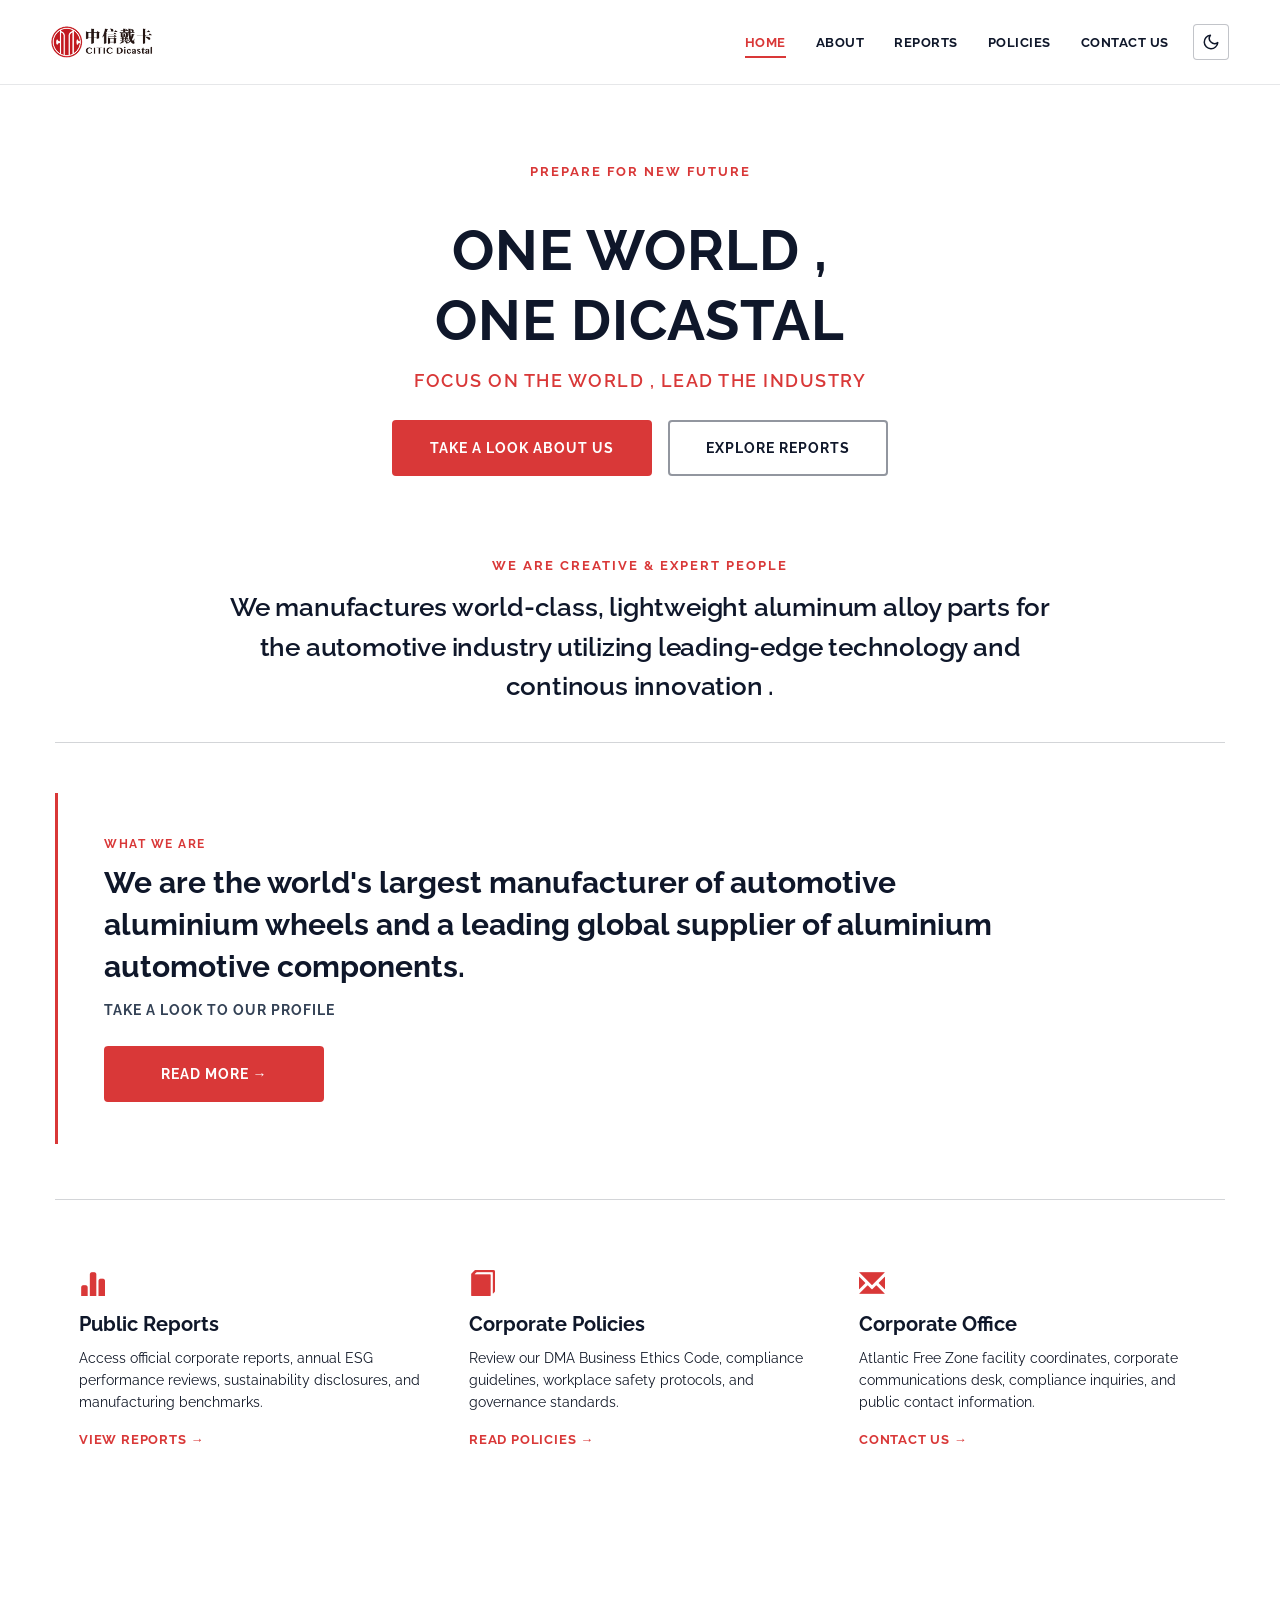
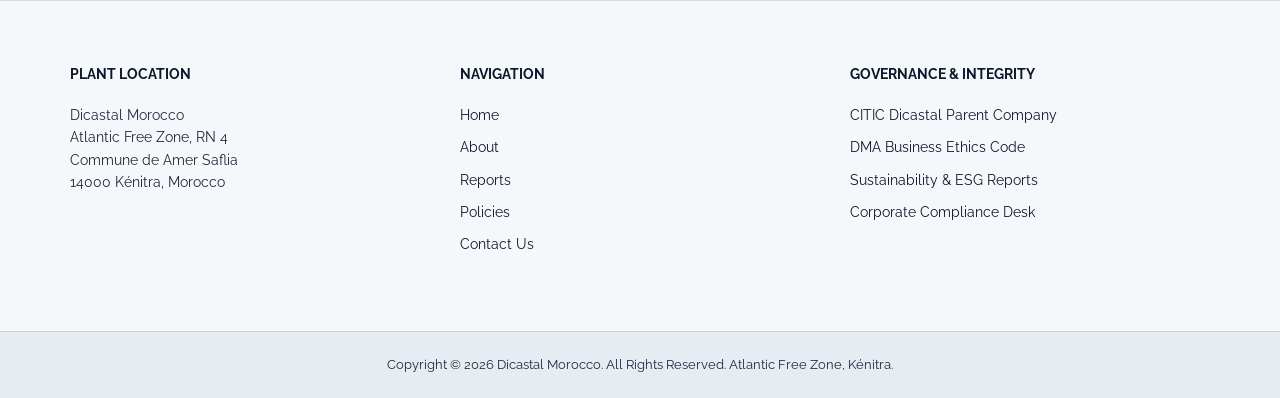
<file: index.html>
<!doctype html> <html class="no-js" lang="en"> <head> <meta charset="utf-8"> <meta http-equiv="X-UA-Compatible" content="IE=edge"> <meta name="viewport" content="width=device-width,initial-scale=1"> <meta name="color-scheme" content="light dark"> <meta name="description" content="Dicastal Morocco - Public Corporate Portal. Access official corporate reports, sustainability metrics, governance documents, and policies."> <title>Dicastal Morocco | Public Corporate Portal</title> <script>!function(){var e=localStorage.getItem("portal-theme")||(window.matchMedia&&window.matchMedia("(prefers-color-scheme: dark)").matches?"dark":"light");document.documentElement.setAttribute("data-theme",e)}()</script> <link rel="preconnect" href="https://fonts.googleapis.com"> <link rel="preconnect" href="https://fonts.gstatic.com" crossorigin> <link rel="stylesheet" href="https://fonts.googleapis.com/css2?family=Raleway:wght@300;400;500;600;700;800&display=swap"> <link rel="stylesheet" href="./css/bootstrap.min.css"> <link rel="stylesheet" href="./css/main.css?v=2.7"> <link rel="stylesheet" href="./css/responsive.css?v=2.3"> <link rel="shortcut icon" type="image/png" href="./favicon.ico"> </head> <body> <video autoplay muted loop id="myVideo" playsinline> <source src="./videos/background.mp4" type="video/mp4"> </video> <header id="header"> <div class="header-content clearfix"> <a class="logo" href="./index.html" title="Dicastal Morocco"> <img src="./images/logo.png" class="logo-img logo-dark" width="96" height="34" decoding="async" alt="Dicastal Morocco Logo"> <img src="./images/logo_b.png" class="logo-img logo-light" width="96" height="34" decoding="async" alt="Dicastal Morocco Logo"> </a> <div class="header-right"> <nav class="navigation" role="navigation"> <ul class="primary-nav"> <li><a href="./index.html" class="active">Home</a></li> <li><a href="./about.html">About</a></li> <li><a href="./reports.html">Reports</a></li> <li><a href="./policies.html">Policies</a></li> <li><a href="./contact-us.html">Contact Us</a></li> </ul> </nav> <button id="theme-toggle" class="theme-toggle-btn" type="button" aria-label="Toggle light/dark theme" title="Toggle theme"> <svg class="theme-icon-sun" width="18" height="18" viewBox="0 0 24 24" fill="none" stroke="currentColor" stroke-width="2" stroke-linecap="round" stroke-linejoin="round" aria-hidden="true"> <circle cx="12" cy="12" r="5"></circle> <line x1="12" y1="1" x2="12" y2="3"></line> <line x1="12" y1="21" x2="12" y2="23"></line> <line x1="4.22" y1="4.22" x2="5.64" y2="5.64"></line> <line x1="18.36" y1="18.36" x2="19.78" y2="19.78"></line> <line x1="1" y1="12" x2="3" y2="12"></line> <line x1="21" y1="12" x2="23" y2="12"></line> <line x1="4.22" y1="19.78" x2="5.64" y2="18.36"></line> <line x1="18.36" y1="5.64" x2="19.78" y2="4.22"></line> </svg> <svg class="theme-icon-moon" width="18" height="18" viewBox="0 0 24 24" fill="none" stroke="currentColor" stroke-width="2" stroke-linecap="round" stroke-linejoin="round" aria-hidden="true"> <path d="M21 12.79A9 9 0 1 1 11.21 3 7 7 0 0 0 21 12.79z"></path> </svg> </button> <a href="#" class="nav-toggle" aria-label="Toggle Navigation">Menu<span></span></a> </div> </div> </header> <main class="main-content"> <section id="home" class="banner" role="banner"> <div class="container"> <div class="row"> <div class="col-md-10 col-md-offset-1"> <div class="banner-content"> <span class="hero-kicker">Prepare for new future</span> <h1>One world , <br>One Dicastal</h1> <div class="hero-motto"> Focus on the world , lead the industry </div> <div class="banner-actions"> <a href="./about.html" class="btn btn-hero">Take a look about us</a> <a href="./reports.html" class="btn btn-hero btn-hero-outline">Explore Reports</a> </div> </div> </div> </div> <div class="row home-intro-section" style="margin-top:50px"> <div class="col-md-10 col-md-offset-1 text-center"> <span class="section-kicker">We are creative &amp; expert people</span> <h2 class="home-intro-heading"> We manufactures world-class, lightweight aluminum alloy parts for the automotive industry utilizing leading-edge technology and continous innovation . </h2> </div> </div> <div class="row home-profile-section"> <div class="col-md-12 col-sm-12 profile-editorial-left"> <span class="section-kicker">What we are</span> <h2 class="profile-hero-title"> We are the world's largest manufacturer of automotive aluminium wheels and a leading global supplier of aluminium automotive components. </h2> <div class="profile-lead-sub">take a look to our profile</div> <a href="./about.html" class="btn btn-hero">Read more &rarr;</a> </div> </div> <div class="row home-nav-portal-section"> <div class="col-md-4 col-sm-6 portal-editorial-col"> <span class="portal-link-icon glyphicon glyphicon-stats" aria-hidden="true"></span> <h4>Public Reports</h4> <p> Access official corporate reports, annual ESG performance reviews, sustainability disclosures, and manufacturing benchmarks. </p> <a href="./reports.html" class="portal-text-link">View Reports &rarr;</a> </div> <div class="col-md-4 col-sm-6 portal-editorial-col"> <span class="portal-link-icon glyphicon glyphicon-book" aria-hidden="true"></span> <h4>Corporate Policies</h4> <p> Review our DMA Business Ethics Code, compliance guidelines, workplace safety protocols, and governance standards. </p> <a href="./policies.html" class="portal-text-link">Read Policies &rarr;</a> </div> <div class="clearfix visible-sm-block"></div> <div class="col-md-4 col-sm-12 portal-editorial-col"> <span class="portal-link-icon glyphicon glyphicon-envelope" aria-hidden="true"></span> <h4>Corporate Office</h4> <p> Atlantic Free Zone facility coordinates, corporate communications desk, compliance inquiries, and public contact information. </p> <a href="./contact-us.html" class="portal-text-link">Contact Us &rarr;</a> </div> </div> </div> </section> </main> <footer class="footer"> <div class="footer-top"> <div class="container"> <div class="row"> <div class="footer-col col-md-4 col-sm-6"> <h5>Plant Location</h5> <p> Dicastal Morocco<br> Atlantic Free Zone, RN 4<br> Commune de Amer Saflia<br> 14000 Kénitra, Morocco </p> </div> <div class="footer-col col-md-4 col-sm-6"> <h5>Navigation</h5> <ul class="footer-links"> <li><a href="./index.html">Home</a></li> <li><a href="./about.html">About</a></li> <li><a href="./reports.html">Reports</a></li> <li><a href="./policies.html">Policies</a></li> <li><a href="./contact-us.html">Contact Us</a></li> </ul> </div> <div class="footer-col col-md-4 col-sm-12"> <h5>Governance &amp; Integrity</h5> <ul class="footer-links"> <li> <a href="https://www.dicastal.com/en/" target="_blank" rel="noopener noreferrer">CITIC Dicastal Parent Company</a> </li> <li><a href="./policies.html">DMA Business Ethics Code</a></li> <li> <a href="./reports.html">Sustainability &amp; ESG Reports</a> </li> <li> <a href="./contact-us.html">Corporate Compliance Desk</a> </li> </ul> </div> </div> </div> </div> <div class="footer-bottom"> <div class="container"> <div class="col-md-12"> <p id="footer-text">Copyright &copy;</p> </div> </div> </div> </footer> <script defer="defer" src="./js/jquery.min.js"></script> <script defer="defer" src="./js/main.js?v=3.2"></script> </body> </html>
</file>
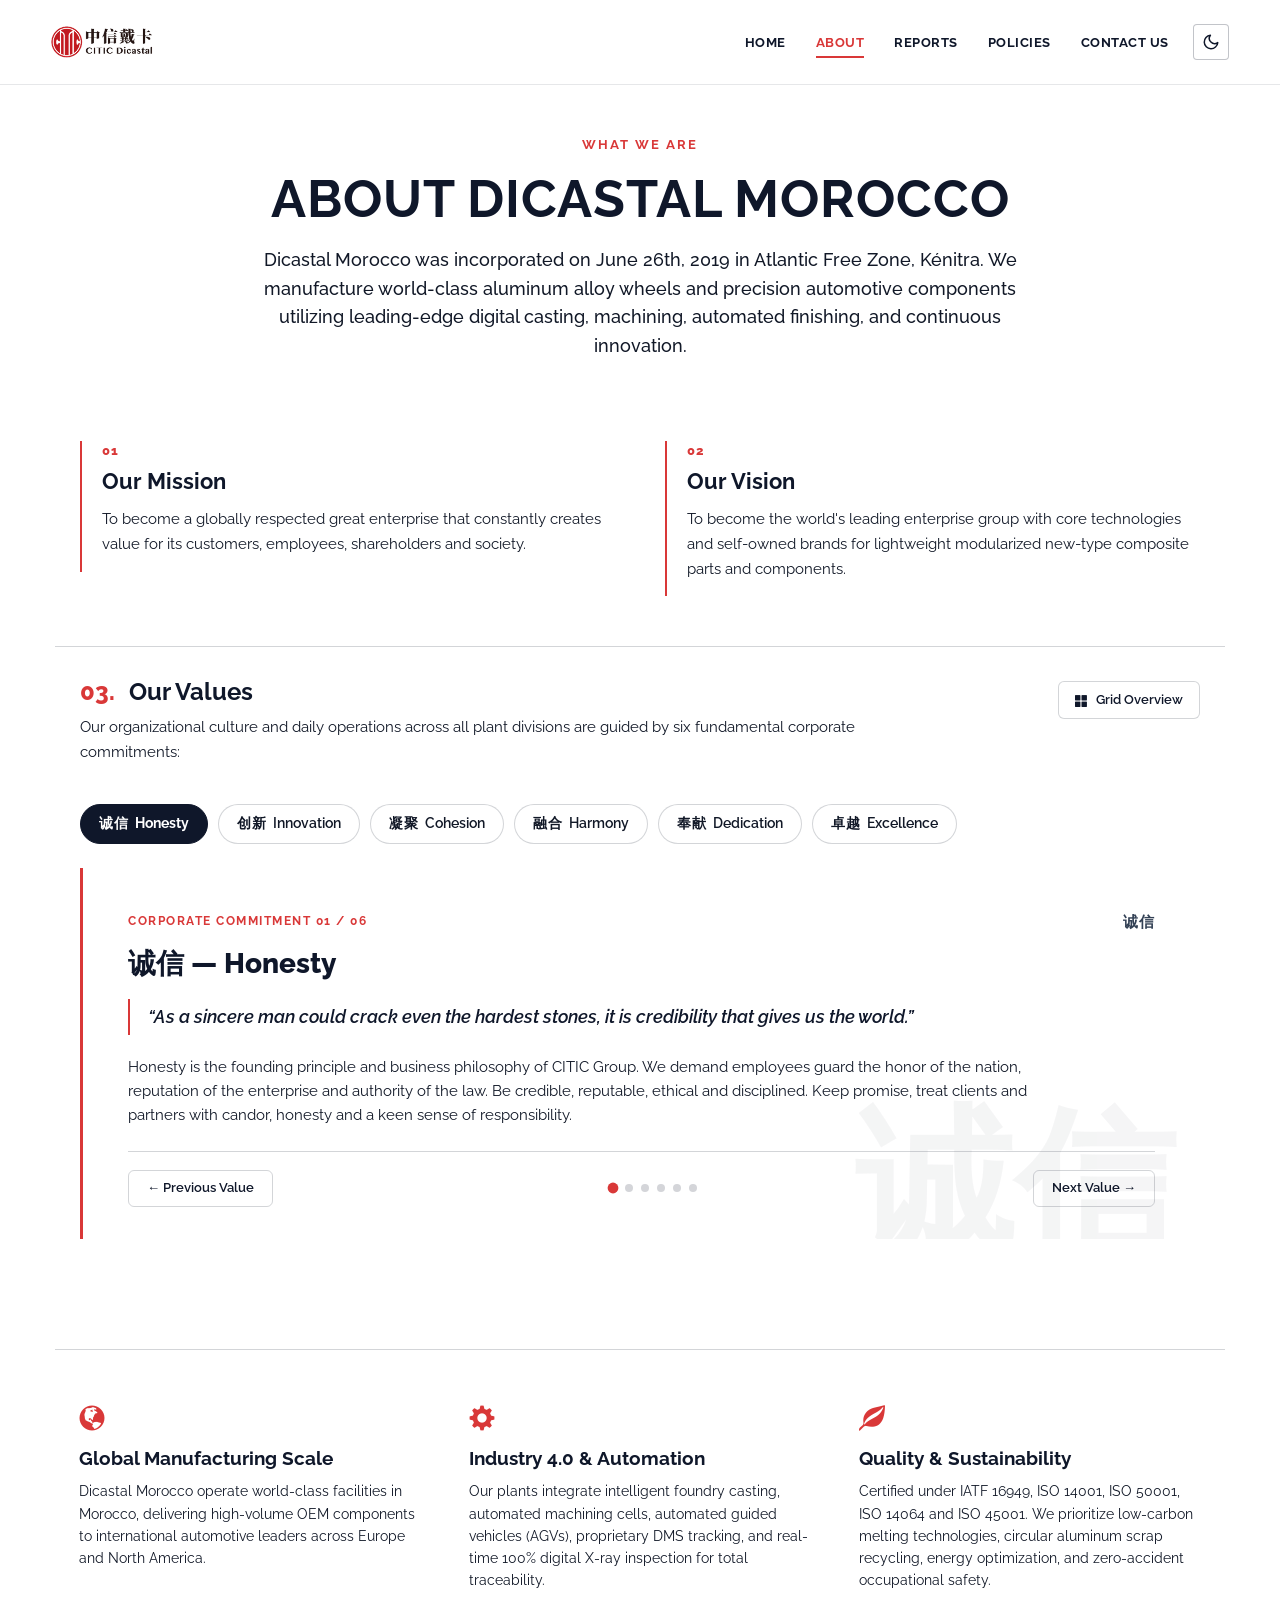
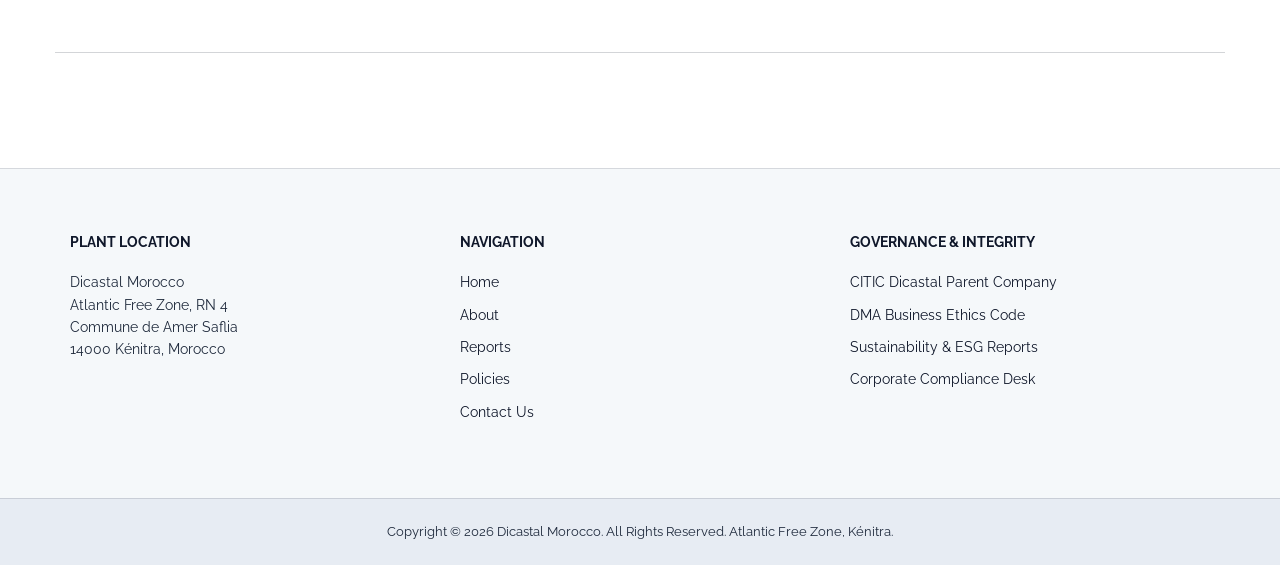
<file: about.html>
<!doctype html> <html class="no-js" lang="en"> <head> <meta charset="utf-8"> <meta http-equiv="X-UA-Compatible" content="IE=edge"> <meta name="viewport" content="width=device-width,initial-scale=1"> <meta name="color-scheme" content="light dark"> <meta name="description" content="About Dicastal Morocco - Global leadership in aluminum alloy wheel manufacturing, Industry 4.0 robotics, and green automotive technologies."> <title>About | Dicastal Morocco</title> <script>!function(){var e=localStorage.getItem("portal-theme")||(window.matchMedia&&window.matchMedia("(prefers-color-scheme: dark)").matches?"dark":"light");document.documentElement.setAttribute("data-theme",e)}()</script> <link rel="preconnect" href="https://fonts.googleapis.com"> <link rel="preconnect" href="https://fonts.gstatic.com" crossorigin> <link rel="stylesheet" href="https://fonts.googleapis.com/css2?family=Raleway:wght@300;400;500;600;700;800&display=swap"> <link rel="stylesheet" href="./css/bootstrap.min.css"> <link rel="stylesheet" href="./css/main.css?v=2.7"> <link rel="stylesheet" href="./css/responsive.css?v=2.3"> <link rel="shortcut icon" type="image/png" href="./favicon.ico"> </head> <body> <video autoplay muted loop id="myVideo" playsinline> <source src="./videos/background.mp4" type="video/mp4"> </video> <header id="header"> <div class="header-content clearfix"> <a class="logo" href="./index.html" title="Dicastal Morocco"> <img src="./images/logo.png" class="logo-img logo-dark" width="96" height="34" decoding="async" alt="Dicastal Morocco Logo"> <img src="./images/logo_b.png" class="logo-img logo-light" width="96" height="34" decoding="async" alt="Dicastal Morocco Logo"> </a> <div class="header-right"> <nav class="navigation" role="navigation"> <ul class="primary-nav"> <li><a href="./index.html">Home</a></li> <li><a href="./about.html" class="active">About</a></li> <li><a href="./reports.html">Reports</a></li> <li><a href="./policies.html">Policies</a></li> <li><a href="./contact-us.html">Contact Us</a></li> </ul> </nav> <button id="theme-toggle" class="theme-toggle-btn" type="button" aria-label="Toggle light/dark theme" title="Toggle theme"> <svg class="theme-icon-sun" width="18" height="18" viewBox="0 0 24 24" fill="none" stroke="currentColor" stroke-width="2" stroke-linecap="round" stroke-linejoin="round" aria-hidden="true"> <circle cx="12" cy="12" r="5"></circle> <line x1="12" y1="1" x2="12" y2="3"></line> <line x1="12" y1="21" x2="12" y2="23"></line> <line x1="4.22" y1="4.22" x2="5.64" y2="5.64"></line> <line x1="18.36" y1="18.36" x2="19.78" y2="19.78"></line> <line x1="1" y1="12" x2="3" y2="12"></line> <line x1="21" y1="12" x2="23" y2="12"></line> <line x1="4.22" y1="19.78" x2="5.64" y2="18.36"></line> <line x1="18.36" y1="5.64" x2="19.78" y2="4.22"></line> </svg> <svg class="theme-icon-moon" width="18" height="18" viewBox="0 0 24 24" fill="none" stroke="currentColor" stroke-width="2" stroke-linecap="round" stroke-linejoin="round" aria-hidden="true"> <path d="M21 12.79A9 9 0 1 1 11.21 3 7 7 0 0 0 21 12.79z"></path> </svg> </button> <a href="#" class="nav-toggle" aria-label="Toggle Navigation">Menu<span></span></a> </div> </div> </header> <main class="main-content"> <section class="page-header-banner"> <div class="container"> <div class="row"> <div class="col-md-10 col-md-offset-1"> <span class="section-kicker">What We Are</span> <h1 class="page-title">About Dicastal Morocco</h1> <p class="page-subtitle"> Dicastal Morocco was incorporated on June 26th, 2019 in Atlantic Free Zone, Kénitra. We manufacture world-class aluminum alloy wheels and precision automotive components utilizing leading-edge digital casting, machining, automated finishing, and continuous innovation. </p> </div> </div> </div> </section> <section class="section section-dark"> <div class="container"> <div class="row about-pillars-flow"> <div class="col-md-6 col-sm-6 about-pillar-col"> <div class="pillar-editorial-block"> <span class="pillar-badge">01</span> <h3 class="about-pillar-heading">Our Mission</h3> <p class="about-pillar-body"> To become a globally respected great enterprise that constantly creates value for its customers, employees, shareholders and society. </p> </div> </div> <div class="col-md-6 col-sm-6 about-pillar-col"> <div class="pillar-editorial-block"> <span class="pillar-badge">02</span> <h3 class="about-pillar-heading">Our Vision</h3> <p class="about-pillar-body"> To become the world's leading enterprise group with core technologies and self-owned brands for lightweight modularized new-type composite parts and components. </p> </div> </div> <div class="col-md-12 about-pillar-col about-pillar-values-full"> <div class="values-header-flex"> <div class="values-header-text"> <h3 class="about-pillar-heading"> <span class="pillar-num">03.</span> Our Values </h3> <p class="about-pillar-body"> Our organizational culture and daily operations across all plant divisions are guided by six fundamental corporate commitments: </p> </div> <div class="values-view-toggle-wrapper"> <button type="button" id="values-view-toggle" class="values-view-toggle-btn" aria-label="Toggle values display view" title="Switch between Interactive Spotlight and Grid Overview"> <span class="glyphicon glyphicon-th-large" aria-hidden="true"></span> <span class="toggle-label">Grid Overview</span> </button> </div> </div> <div id="values-spotlight-wrapper" class="values-spotlight-wrapper"> <div class="values-tabs-nav" role="tablist" aria-label="CITIC Dicastal Core Values"> <button type="button" class="value-tab-btn active" data-index="0" role="tab" aria-selected="true"> <span class="tab-cn">诚信</span> Honesty </button> <button type="button" class="value-tab-btn" data-index="1" role="tab" aria-selected="false"> <span class="tab-cn">创新</span> Innovation </button> <button type="button" class="value-tab-btn" data-index="2" role="tab" aria-selected="false"> <span class="tab-cn">凝聚</span> Cohesion </button> <button type="button" class="value-tab-btn" data-index="3" role="tab" aria-selected="false"> <span class="tab-cn">融合</span> Harmony </button> <button type="button" class="value-tab-btn" data-index="4" role="tab" aria-selected="false"> <span class="tab-cn">奉献</span> Dedication </button> <button type="button" class="value-tab-btn" data-index="5" role="tab" aria-selected="false"> <span class="tab-cn">卓越</span> Excellence </button> </div> <div class="values-spotlight-stage" id="values-spotlight-stage"> <div class="spotlight-panel active" data-index="0"> <div class="watermark-cn" aria-hidden="true">诚信</div> <div class="spotlight-badge-row"> <span class="spotlight-kicker">Corporate Commitment 01 / 06</span> <span class="spotlight-cn-badge">诚信</span> </div> <h4 class="spotlight-title">诚信 &mdash; Honesty</h4> <blockquote class="spotlight-quote"> &ldquo;As a sincere man could crack even the hardest stones, it is credibility that gives us the world.&rdquo; </blockquote> <div class="spotlight-narrative"> <p> Honesty is the founding principle and business philosophy of CITIC Group. We demand employees guard the honor of the nation, reputation of the enterprise and authority of the law. Be credible, reputable, ethical and disciplined. Keep promise, treat clients and partners with candor, honesty and a keen sense of responsibility. </p> </div> </div> <div class="spotlight-panel" data-index="1"> <div class="watermark-cn" aria-hidden="true">创新</div> <div class="spotlight-badge-row"> <span class="spotlight-kicker">Corporate Commitment 02 / 06</span> <span class="spotlight-cn-badge">创新</span> </div> <h4 class="spotlight-title">创新 &mdash; Innovation</h4> <blockquote class="spotlight-quote"> &ldquo;To keep up with the times, constant innovation is the key.&rdquo; </blockquote> <div class="spotlight-narrative"> <p> Innovation is an inexhaustible force and advantage for the development of CITIC Group. In the development of its wide range of business, CITIC Group needs to keep an open mind, update its ideas, keep pace with the times, adapt to new situations and challenges, dare to break the convention and be ready to take pioneering roles. The Group should forge ahead, choose innovative actions, be bold to explore and practice, and win market opportunities through innovation and thus leading future development. </p> </div> </div> <div class="spotlight-panel" data-index="2"> <div class="watermark-cn" aria-hidden="true">凝聚</div> <div class="spotlight-badge-row"> <span class="spotlight-kicker">Corporate Commitment 03 / 06</span> <span class="spotlight-cn-badge">凝聚</span> </div> <h4 class="spotlight-title">凝聚 &mdash; Cohesion</h4> <blockquote class="spotlight-quote"> &ldquo;Nothing is impossible when people make concerted efforts.&rdquo; </blockquote> <div class="spotlight-narrative"> <p> Cohesion is the source of strength and the important embodiment of the overall competitiveness of CITIC Group. CITIC Group actively promotes and fosters the spirit of sincere cooperation among its employees. To firmly establish a holistic perspective, employees are expected to have consistent objectives, make consistent moves, think and act accordingly, and realize optimal allocation and sharing of resources on the basis of solidarity. </p> </div> </div> <div class="spotlight-panel" data-index="3"> <div class="watermark-cn" aria-hidden="true">融合</div> <div class="spotlight-badge-row"> <span class="spotlight-kicker">Corporate Commitment 04 / 06</span> <span class="spotlight-cn-badge">融合</span> </div> <h4 class="spotlight-title">融合 &mdash; Harmony</h4> <blockquote class="spotlight-quote"> &ldquo;The sea is vast because it takes in water from many rivers.&rdquo; </blockquote> <div class="spotlight-narrative"> <p> Harmony is a characteristic of CITIC Group in its internal management and a strategy of action in its external affairs. It requires that the corporation should set up a global vision, keep an open mind, adhere to the principles of solidarity, tolerance, mutual respect and inclusiveness internally, and uphold a vision of cooperation, harmony, joint development, and mutual benefits externally. </p> <p> In the face of international and domestic markets, CITIC Group has an open mind and broad vision. It excels at integrating advanced ideas, culture, and technology in the world for its own use. It can accommodate reasonable individual differences and seek common ground while reserving differences. Individuals with different specialties and cultural backgrounds are welcome to work in harmony under the common development goals of CITIC Group and strive to achieve their individual goals. Branches with different development conditions and historical backgrounds are encouraged to resolve contradictions and differences under the guidance of the common values of CITIC Group, and to work together to deliver greater value. </p> </div> </div> <div class="spotlight-panel" data-index="4"> <div class="watermark-cn" aria-hidden="true">奉献</div> <div class="spotlight-badge-row"> <span class="spotlight-kicker">Corporate Commitment 05 / 06</span> <span class="spotlight-cn-badge">奉献</span> </div> <h4 class="spotlight-title">奉献 &mdash; Dedication</h4> <blockquote class="spotlight-quote"> &ldquo;True dedication means serving the company with diligence, integrity, and excellence.&rdquo; </blockquote> <div class="spotlight-narrative"> <p> Dedication is a core value of CITIC Group's corporate culture. The Group expects its employees to demonstrate commitment to the company and their professional responsibilities, perform their duties with diligence and integrity, and strive for excellence in their work. Employees are encouraged to act ethically, uphold professional standards, fulfill their social responsibilities, contribute positively to society, and demonstrate respect, honesty, and a willingness to support others. </p> </div> </div> <div class="spotlight-panel" data-index="5"> <div class="watermark-cn" aria-hidden="true">卓越</div> <div class="spotlight-badge-row"> <span class="spotlight-kicker">Corporate Commitment 06 / 06</span> <span class="spotlight-cn-badge">卓越</span> </div> <h4 class="spotlight-title">卓越 &mdash; Excellence</h4> <blockquote class="spotlight-quote"> &ldquo;In a boat race, the one who pushes wins.&rdquo; </blockquote> <div class="spotlight-narrative"> <p> Excellence is the value orientation and goal of CITIC Group. The Group requires its employees not to be mediocre but to be ambitious, to pursue higher goals, better quality, and better benefits in their development. Employees are encouraged to constantly surpass themselves and others, to strive to achieve new leaps and breakthroughs, to be leaders in the development of the industries and be setters of industry standards, and to maintain the vigor of the corporation. </p> </div> </div> <div class="spotlight-nav-row"> <button type="button" class="btn-spotlight-nav btn-spotlight-prev" aria-label="Previous corporate value"> &larr; Previous Value </button> <div class="spotlight-dots-track" role="tablist" aria-label="Value indicators"> <button type="button" class="spotlight-dot active" data-index="0" aria-label="Jump to Honesty"></button> <button type="button" class="spotlight-dot" data-index="1" aria-label="Jump to Innovation"></button> <button type="button" class="spotlight-dot" data-index="2" aria-label="Jump to Cohesion"></button> <button type="button" class="spotlight-dot" data-index="3" aria-label="Jump to Harmony"></button> <button type="button" class="spotlight-dot" data-index="4" aria-label="Jump to Dedication"></button> <button type="button" class="spotlight-dot" data-index="5" aria-label="Jump to Excellence"></button> </div> <button type="button" class="btn-spotlight-nav btn-spotlight-next" aria-label="Next corporate value"> Next Value &rarr; </button> </div> </div> </div> <div id="values-grid-wrapper" class="values-grid-wrapper" style="display:none"> <div class="values-editorial-grid"> <div class="value-item"> <h4 class="value-item-title"> <span class="value-cn">诚信</span> &mdash; Honesty </h4> <div class="value-item-quote"> &ldquo;As a sincere man could crack even the hardest stones, it is credibility that gives us the world.&rdquo; </div> <p class="value-item-desc"> Honesty is the founding principle and business philosophy of CITIC Group. We demand employees guard the honor of the nation, reputation of the enterprise and authority of the law. Be credible, reputable, ethical and disciplined. Keep promise, treat clients and partners with candor, honesty and a keen sense of responsibility. </p> </div> <div class="value-item"> <h4 class="value-item-title"> <span class="value-cn">创新</span> &mdash; Innovation </h4> <div class="value-item-quote"> &ldquo;To keep up with the times, constant innovation is the key.&rdquo; </div> <p class="value-item-desc"> Innovation is an inexhaustible force and advantage for the development of CITIC Group. In the development of its wide range of business, CITIC Group needs to keep an open mind, update its ideas, keep pace with the times, adapt to new situations and challenges, dare to break the convention and be ready to take pioneering roles. The Group should forge ahead, choose innovative actions, be bold to explore and practice, and win market opportunities through innovation and thus leading future development. </p> </div> <div class="value-item"> <h4 class="value-item-title"> <span class="value-cn">凝聚</span> &mdash; Cohesion </h4> <div class="value-item-quote"> &ldquo;Nothing is impossible when people make concerted efforts.&rdquo; </div> <p class="value-item-desc"> Cohesion is the source of strength and the important embodiment of the overall competitiveness of CITIC Group. CITIC Group actively promotes and fosters the spirit of sincere cooperation among its employees. To firmly establish a holistic perspective, employees are expected to have consistent objectives, make consistent moves, think and act accordingly, and realize optimal allocation and sharing of resources on the basis of solidarity. </p> </div> <div class="value-item"> <h4 class="value-item-title"> <span class="value-cn">融合</span> &mdash; Harmony </h4> <div class="value-item-quote"> &ldquo;The sea is vast because it takes in water from many rivers.&rdquo; </div> <p class="value-item-desc"> Harmony is a characteristic of CITIC Group in its internal management and a strategy of action in its external affairs. It requires that the corporation should set up a global vision, keep an open mind, adhere to the principles of solidarity, tolerance, mutual respect and inclusiveness internally, and uphold a vision of cooperation, harmony, joint development, and mutual benefits externally, In the face of international and domestic markets, CITIC Group has an open mind and broad vision. It excels at integrating advanced ideas, culture, and technology in the world for its own use. It can accommodate reasonable individual differences and seek common ground while reserving differences. Individuals with different specialties and cultural backgrounds are welcome to work in harmony under the common development goals of CITIC Group and strive to achieve their individual goals. Branches with different development conditions and historical backgrounds are encouraged to resolve contradictions and differences under the guidance of the common values of CITIC Group, and to work together to deliver greater value. </p> </div> <div class="value-item"> <h4 class="value-item-title"> <span class="value-cn">奉献</span> &mdash; Dedication </h4> <div class="value-item-quote"> &ldquo;True dedication means serving the company with diligence, integrity, and excellence.&rdquo; </div> <p class="value-item-desc"> Dedication is a core value of CITIC Group's corporate culture. The Group expects its employees to demonstrate commitment to the company and their professional responsibilities, perform their duties with diligence and integrity, and strive for excellence in their work. Employees are encouraged to act ethically, uphold professional standards, fulfill their social responsibilities, contribute positively to society, and demonstrate respect, honesty, and a willingness to support others. </p> </div> <div class="value-item"> <h4 class="value-item-title"> <span class="value-cn">卓越</span> &mdash; Excellence </h4> <div class="value-item-quote"> &ldquo;In a boat race, the one who pushes wins.&rdquo; </div> <p class="value-item-desc"> Excellence is the value orientation and goal of CITIC Group. The Group requires its employees not to be mediocre but to be ambitious, to pursue higher goals, better quality, and better benefits in their development. Employees are encouraged to constantly surpass themselves and others, to strive to achieve new leaps and breakthroughs, to be leaders in the development of the industries and be setters of industry standards, and to maintain the vigor of the corporation. </p> </div> </div> </div> </div> </div> <div class="row about-capabilities-row"> <div class="col-md-4 col-sm-6 capability-col"> <span class="capability-icon glyphicon glyphicon-globe" aria-hidden="true"></span> <h4>Global Manufacturing Scale</h4> <p> Dicastal Morocco operate world-class facilities in Morocco, delivering high-volume OEM components to international automotive leaders across Europe and North America. </p> </div> <div class="col-md-4 col-sm-6 capability-col"> <span class="capability-icon glyphicon glyphicon-cog" aria-hidden="true"></span> <h4>Industry 4.0 &amp; Automation</h4> <p> Our plants integrate intelligent foundry casting, automated machining cells, automated guided vehicles (AGVs), proprietary DMS tracking, and real-time 100% digital X-ray inspection for total traceability. </p> </div> <div class="clearfix visible-sm-block"></div> <div class="col-md-4 col-sm-12 capability-col"> <span class="capability-icon glyphicon glyphicon-leaf" aria-hidden="true"></span> <h4>Quality &amp; Sustainability</h4> <p> Certified under IATF 16949, ISO 14001, ISO 50001, ISO 14064 and ISO 45001. We prioritize low-carbon melting technologies, circular aluminum scrap recycling, energy optimization, and zero-accident occupational safety. </p> </div> </div> </div> </section> </main> <footer class="footer"> <div class="footer-top"> <div class="container"> <div class="row"> <div class="footer-col col-md-4 col-sm-6"> <h5>Plant Location</h5> <p> Dicastal Morocco<br> Atlantic Free Zone, RN 4<br> Commune de Amer Saflia<br> 14000 Kénitra, Morocco </p> </div> <div class="footer-col col-md-4 col-sm-6"> <h5>Navigation</h5> <ul class="footer-links"> <li><a href="./index.html">Home</a></li> <li><a href="./about.html">About</a></li> <li><a href="./reports.html">Reports</a></li> <li><a href="./policies.html">Policies</a></li> <li><a href="./contact-us.html">Contact Us</a></li> </ul> </div> <div class="footer-col col-md-4 col-sm-12"> <h5>Governance &amp; Integrity</h5> <ul class="footer-links"> <li> <a href="https://www.dicastal.com/en/" target="_blank" rel="noopener noreferrer">CITIC Dicastal Parent Company</a> </li> <li><a href="./policies.html">DMA Business Ethics Code</a></li> <li> <a href="./reports.html">Sustainability &amp; ESG Reports</a> </li> <li> <a href="./contact-us.html">Corporate Compliance Desk</a> </li> </ul> </div> </div> </div> </div> <div class="footer-bottom"> <div class="container"> <div class="col-md-12"> <p id="footer-text">Copyright &copy;</p> </div> </div> </div> </footer> <script defer="defer" src="./js/jquery.min.js"></script> <script defer="defer" src="./js/main.js?v=3.2"></script> </body> </html>
</file>
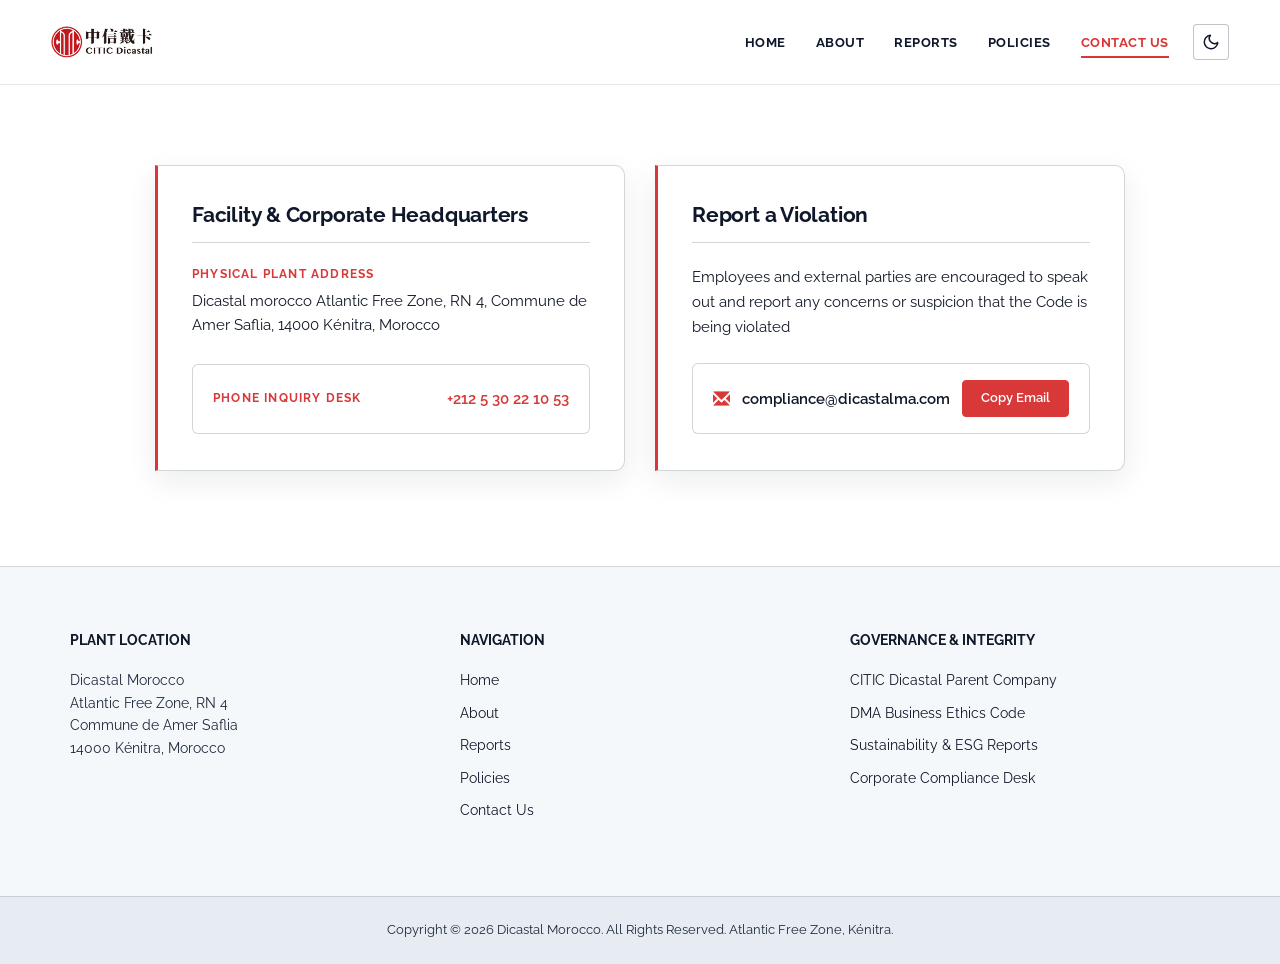
<file: contact-us.html>
<!doctype html> <html class="no-js" lang="en"> <head> <meta charset="utf-8"> <meta http-equiv="X-UA-Compatible" content="IE=edge"> <meta name="viewport" content="width=device-width,initial-scale=1"> <meta name="color-scheme" content="light dark"> <meta name="description" content="Contact us - Dicastal Morocco. Reach our corporate headquarters, industrial facility in Atlantic Free Zone Kénitra, and compliance communications desk."> <title>Contact Us | Dicastal Morocco</title> <script>!function(){var e=localStorage.getItem("portal-theme")||(window.matchMedia&&window.matchMedia("(prefers-color-scheme: dark)").matches?"dark":"light");document.documentElement.setAttribute("data-theme",e)}()</script> <link rel="preconnect" href="https://fonts.googleapis.com"> <link rel="preconnect" href="https://fonts.gstatic.com" crossorigin> <link rel="stylesheet" href="https://fonts.googleapis.com/css2?family=Raleway:wght@300;400;500;600;700;800&display=swap"> <link rel="stylesheet" href="./css/bootstrap.min.css"> <link rel="stylesheet" href="./css/main.css?v=2.7"> <link rel="stylesheet" href="./css/responsive.css?v=2.3"> <link rel="shortcut icon" type="image/png" href="./favicon.ico"> </head> <body> <video autoplay muted loop id="myVideo" playsinline> <source src="./videos/background.mp4" type="video/mp4"> </video> <header id="header"> <div class="header-content clearfix"> <a class="logo" href="./index.html" title="Dicastal Morocco"> <img src="./images/logo.png" class="logo-img logo-dark" width="96" height="34" decoding="async" alt="Dicastal Morocco Logo"> <img src="./images/logo_b.png" class="logo-img logo-light" width="96" height="34" decoding="async" alt="Dicastal Morocco Logo"> </a> <div class="header-right"> <nav class="navigation" role="navigation"> <ul class="primary-nav"> <li><a href="./index.html">Home</a></li> <li><a href="./about.html">About</a></li> <li><a href="./reports.html">Reports</a></li> <li><a href="./policies.html">Policies</a></li> <li><a href="./contact-us.html" class="active">Contact Us</a></li> </ul> </nav> <button id="theme-toggle" class="theme-toggle-btn" type="button" aria-label="Toggle light/dark theme" title="Toggle theme"> <svg class="theme-icon-sun" width="18" height="18" viewBox="0 0 24 24" fill="none" stroke="currentColor" stroke-width="2" stroke-linecap="round" stroke-linejoin="round" aria-hidden="true"> <circle cx="12" cy="12" r="5"></circle> <line x1="12" y1="1" x2="12" y2="3"></line> <line x1="12" y1="21" x2="12" y2="23"></line> <line x1="4.22" y1="4.22" x2="5.64" y2="5.64"></line> <line x1="18.36" y1="18.36" x2="19.78" y2="19.78"></line> <line x1="1" y1="12" x2="3" y2="12"></line> <line x1="21" y1="12" x2="23" y2="12"></line> <line x1="4.22" y1="19.78" x2="5.64" y2="18.36"></line> <line x1="18.36" y1="5.64" x2="19.78" y2="4.22"></line> </svg> <svg class="theme-icon-moon" width="18" height="18" viewBox="0 0 24 24" fill="none" stroke="currentColor" stroke-width="2" stroke-linecap="round" stroke-linejoin="round" aria-hidden="true"> <path d="M21 12.79A9 9 0 1 1 11.21 3 7 7 0 0 0 21 12.79z"></path> </svg> </button> <a href="#" class="nav-toggle" aria-label="Toggle Navigation">Menu<span></span></a> </div> </div> </header> <main class="main-content"> <section class="page-header-banner"></section> <section class="section section-dark"> <div class="container"> <div class="row"></div> <div class="row contact-module"> <div class="col-md-6"> <div class="contact-info-card"> <h4>Facility &amp; Corporate Headquarters</h4> <ul class="contact-info-list"> <li> <strong>Physical Plant Address</strong> Dicastal morocco Atlantic Free Zone, RN 4, Commune de Amer Saflia, 14000 Kénitra, Morocco </li> <li> <strong>Phone Inquiry Desk</strong> <a href="tel:+212530221053" style="color:var(--accent-color);font-weight:600">+212 5 30 22 10 53</a> </li> </ul> </div> </div> <div class="col-md-6"> <div class="contact-interactive-card"> <h4>Report a Violation</h4> <p> Employees and external parties are encouraged to speak out and report any concerns or suspicion that the Code is being violated </p> <div class="contact-email-wrapper"> <div class="email-left"> <span class="glyphicon glyphicon-envelope" aria-hidden="true"></span> <a href="mailto:compliance@dicastalma.com" class="email-link">compliance@dicastalma.com</a> </div> <button type="button" class="btn btn-default btn-sm copy-email-btn" data-email="compliance@dicastalma.com" title="Copy email address to clipboard"> Copy Email </button> </div> </div> </div> </div> </div> </section> </main> <footer class="footer"> <div class="footer-top"> <div class="container"> <div class="row"> <div class="footer-col col-md-4 col-sm-6"> <h5>Plant Location</h5> <p> Dicastal Morocco<br> Atlantic Free Zone, RN 4<br> Commune de Amer Saflia<br> 14000 Kénitra, Morocco </p> </div> <div class="footer-col col-md-4 col-sm-6"> <h5>Navigation</h5> <ul class="footer-links"> <li><a href="./index.html">Home</a></li> <li><a href="./about.html">About</a></li> <li><a href="./reports.html">Reports</a></li> <li><a href="./policies.html">Policies</a></li> <li><a href="./contact-us.html">Contact Us</a></li> </ul> </div> <div class="footer-col col-md-4 col-sm-12"> <h5>Governance &amp; Integrity</h5> <ul class="footer-links"> <li> <a href="https://www.dicastal.com/en/" target="_blank" rel="noopener noreferrer">CITIC Dicastal Parent Company</a> </li> <li><a href="./policies.html">DMA Business Ethics Code</a></li> <li> <a href="./reports.html">Sustainability &amp; ESG Reports</a> </li> <li> <a href="./contact-us.html">Corporate Compliance Desk</a> </li> </ul> </div> </div> </div> </div> <div class="footer-bottom"> <div class="container"> <div class="col-md-12"> <p id="footer-text">Copyright &copy;</p> </div> </div> </div> </footer> <script defer="defer" src="./js/jquery.min.js"></script> <script defer="defer" src="./js/main.js?v=3.2"></script> </body> </html>
</file>
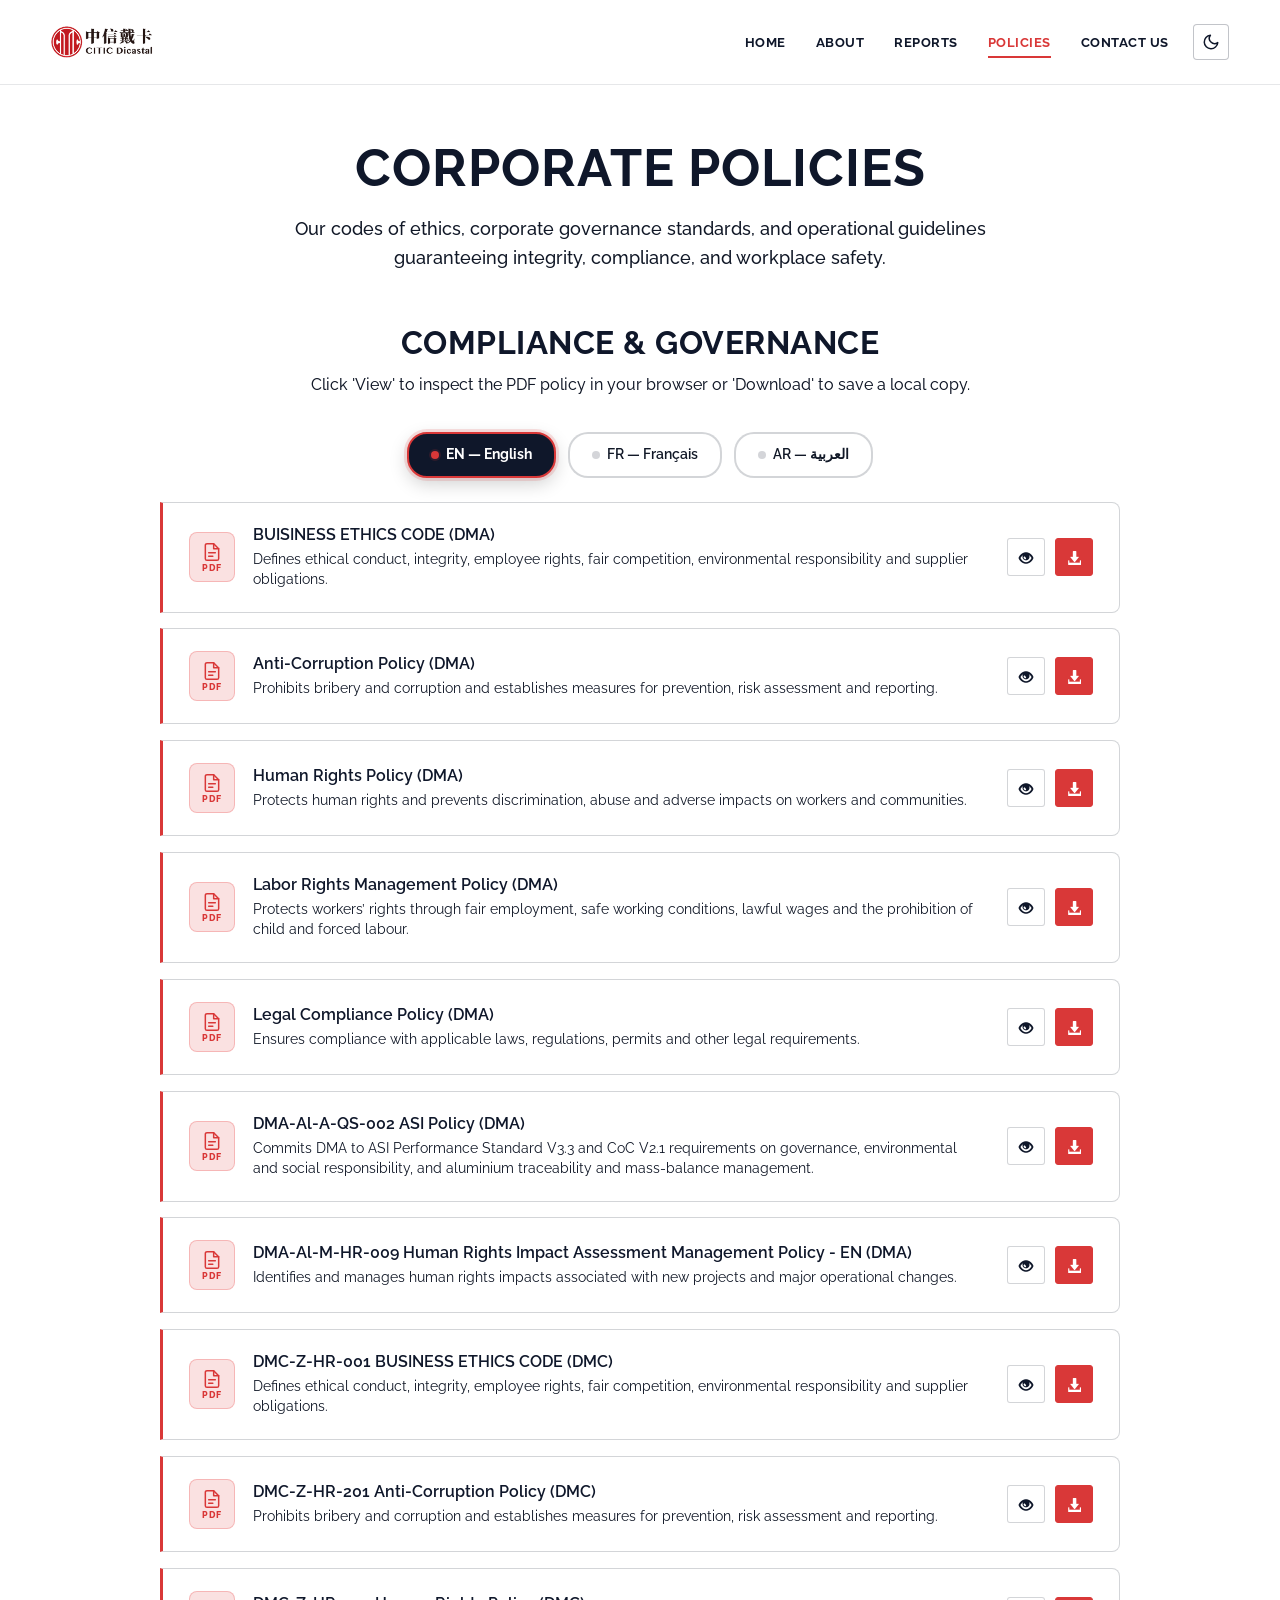
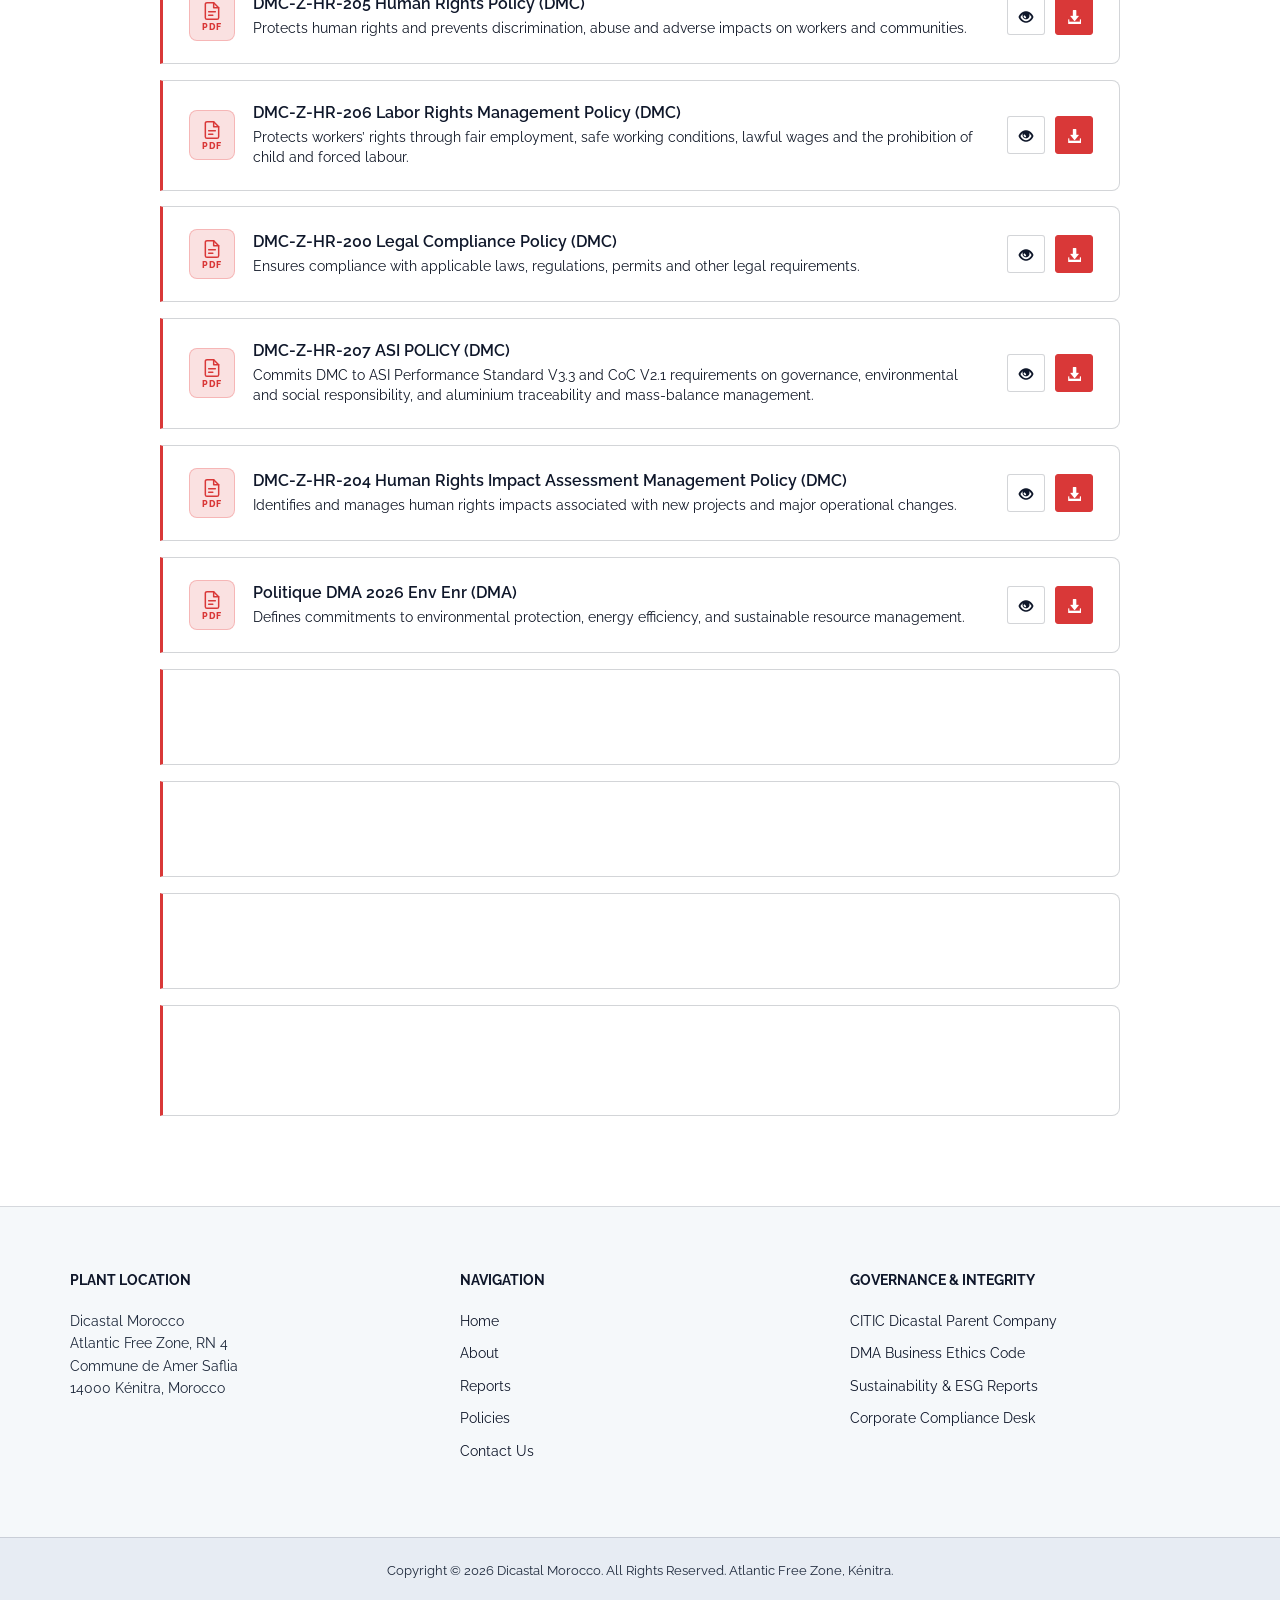
<file: policies.html>
<!doctype html> <html class="no-js" lang="en"> <head> <meta charset="utf-8"> <meta http-equiv="X-UA-Compatible" content="IE=edge"> <meta name="viewport" content="width=device-width,initial-scale=1"> <meta name="color-scheme" content="light dark"> <meta name="description" content="Corporate Policies - Dicastal Morocco. Code of business ethics, workplace standards, compliance guidelines, and environmental safety protocols."> <title>Policies | Dicastal Morocco</title> <script>!function(){var e=localStorage.getItem("portal-theme")||(window.matchMedia&&window.matchMedia("(prefers-color-scheme: dark)").matches?"dark":"light");document.documentElement.setAttribute("data-theme",e)}()</script> <link rel="preconnect" href="https://fonts.googleapis.com"> <link rel="preconnect" href="https://fonts.gstatic.com" crossorigin> <link rel="stylesheet" href="https://fonts.googleapis.com/css2?family=Raleway:wght@300;400;500;600;700;800&display=swap"> <link rel="stylesheet" href="./css/bootstrap.min.css"> <link rel="stylesheet" href="./css/main.css?v=2.7"> <link rel="stylesheet" href="./css/responsive.css?v=2.3"> <link rel="shortcut icon" type="image/png" href="./favicon.ico"> </head> <body> <video autoplay muted loop id="myVideo" playsinline> <source src="./videos/background.mp4" type="video/mp4"> </video> <header id="header"> <div class="header-content clearfix"> <a class="logo" href="./index.html" title="Dicastal Morocco"> <img src="./images/logo.png" class="logo-img logo-dark" width="96" height="34" decoding="async" alt="Dicastal Morocco Logo"> <img src="./images/logo_b.png" class="logo-img logo-light" width="96" height="34" decoding="async" alt="Dicastal Morocco Logo"> </a> <div class="header-right"> <nav class="navigation" role="navigation"> <ul class="primary-nav"> <li><a href="./index.html">Home</a></li> <li><a href="./about.html">About</a></li> <li><a href="./reports.html">Reports</a></li> <li><a href="./policies.html" class="active">Policies</a></li> <li><a href="./contact-us.html">Contact Us</a></li> </ul> </nav> <button id="theme-toggle" class="theme-toggle-btn" type="button" aria-label="Toggle light/dark theme" title="Toggle theme"> <svg class="theme-icon-sun" width="18" height="18" viewBox="0 0 24 24" fill="none" stroke="currentColor" stroke-width="2" stroke-linecap="round" stroke-linejoin="round" aria-hidden="true"> <circle cx="12" cy="12" r="5"></circle> <line x1="12" y1="1" x2="12" y2="3"></line> <line x1="12" y1="21" x2="12" y2="23"></line> <line x1="4.22" y1="4.22" x2="5.64" y2="5.64"></line> <line x1="18.36" y1="18.36" x2="19.78" y2="19.78"></line> <line x1="1" y1="12" x2="3" y2="12"></line> <line x1="21" y1="12" x2="23" y2="12"></line> <line x1="4.22" y1="19.78" x2="5.64" y2="18.36"></line> <line x1="18.36" y1="5.64" x2="19.78" y2="4.22"></line> </svg> <svg class="theme-icon-moon" width="18" height="18" viewBox="0 0 24 24" fill="none" stroke="currentColor" stroke-width="2" stroke-linecap="round" stroke-linejoin="round" aria-hidden="true"> <path d="M21 12.79A9 9 0 1 1 11.21 3 7 7 0 0 0 21 12.79z"></path> </svg> </button> <a href="#" class="nav-toggle" aria-label="Toggle Navigation">Menu<span></span></a> </div> </div> </header> <main class="main-content"> <section class="page-header-banner"> <div class="container"> <div class="row"> <div class="col-md-10 col-md-offset-1"> <h1 class="page-title">Corporate Policies</h1> <p class="page-subtitle"> Our codes of ethics, corporate governance standards, and operational guidelines guaranteeing integrity, compliance, and workplace safety. </p> </div> </div> </div> </section> <section class="section section-dark"> <div class="container"> <div class="row"> <div class="col-md-10 col-md-offset-1 text-center section-header"> <h2 class="section-title">Compliance &amp; Governance</h2> <p class="section-subtitle"> Click 'View' to inspect the PDF policy in your browser or 'Download' to save a local copy. </p> </div> </div> <div class="row"> <div class="col-md-12"> <div class="doc-tabs-nav" id="policies-lang-tabs" data-filter-type="language" role="tablist" aria-label="Filter policies by language"> <button type="button" class="doc-tab-btn active" data-filter-value="en" role="tab" aria-selected="true" aria-controls="policies-container"> EN &mdash; English </button> <button type="button" class="doc-tab-btn" data-filter-value="fr" role="tab" aria-selected="false" aria-controls="policies-container"> FR &mdash; Fran&ccedil;ais </button> <button type="button" class="doc-tab-btn" data-filter-value="ar" role="tab" aria-selected="false" aria-controls="policies-container"> AR &mdash; العربية </button> </div> <div id="policies-container" class="doc-list-container" role="tabpanel"> <div class="doc-loading"> <div class="doc-spinner"></div> <p>Loading corporate policies...</p> </div> </div> </div> </div> </div> </section> </main> <footer class="footer"> <div class="footer-top"> <div class="container"> <div class="row"> <div class="footer-col col-md-4 col-sm-6"> <h5>Plant Location</h5> <p> Dicastal Morocco<br> Atlantic Free Zone, RN 4<br> Commune de Amer Saflia<br> 14000 Kénitra, Morocco </p> </div> <div class="footer-col col-md-4 col-sm-6"> <h5>Navigation</h5> <ul class="footer-links"> <li><a href="./index.html">Home</a></li> <li><a href="./about.html">About</a></li> <li><a href="./reports.html">Reports</a></li> <li><a href="./policies.html">Policies</a></li> <li><a href="./contact-us.html">Contact Us</a></li> </ul> </div> <div class="footer-col col-md-4 col-sm-12"> <h5>Governance &amp; Integrity</h5> <ul class="footer-links"> <li> <a href="https://www.dicastal.com/en/" target="_blank" rel="noopener noreferrer">CITIC Dicastal Parent Company</a> </li> <li><a href="./policies.html">DMA Business Ethics Code</a></li> <li> <a href="./reports.html">Sustainability &amp; ESG Reports</a> </li> <li> <a href="./contact-us.html">Corporate Compliance Desk</a> </li> </ul> </div> </div> </div> </div> <div class="footer-bottom"> <div class="container"> <div class="col-md-12"> <p id="footer-text">Copyright &copy;</p> </div> </div> </div> </footer> <script defer="defer" src="./js/jquery.min.js"></script> <script defer="defer" src="./js/main.js?v=3.2"></script> </body> </html>
</file>
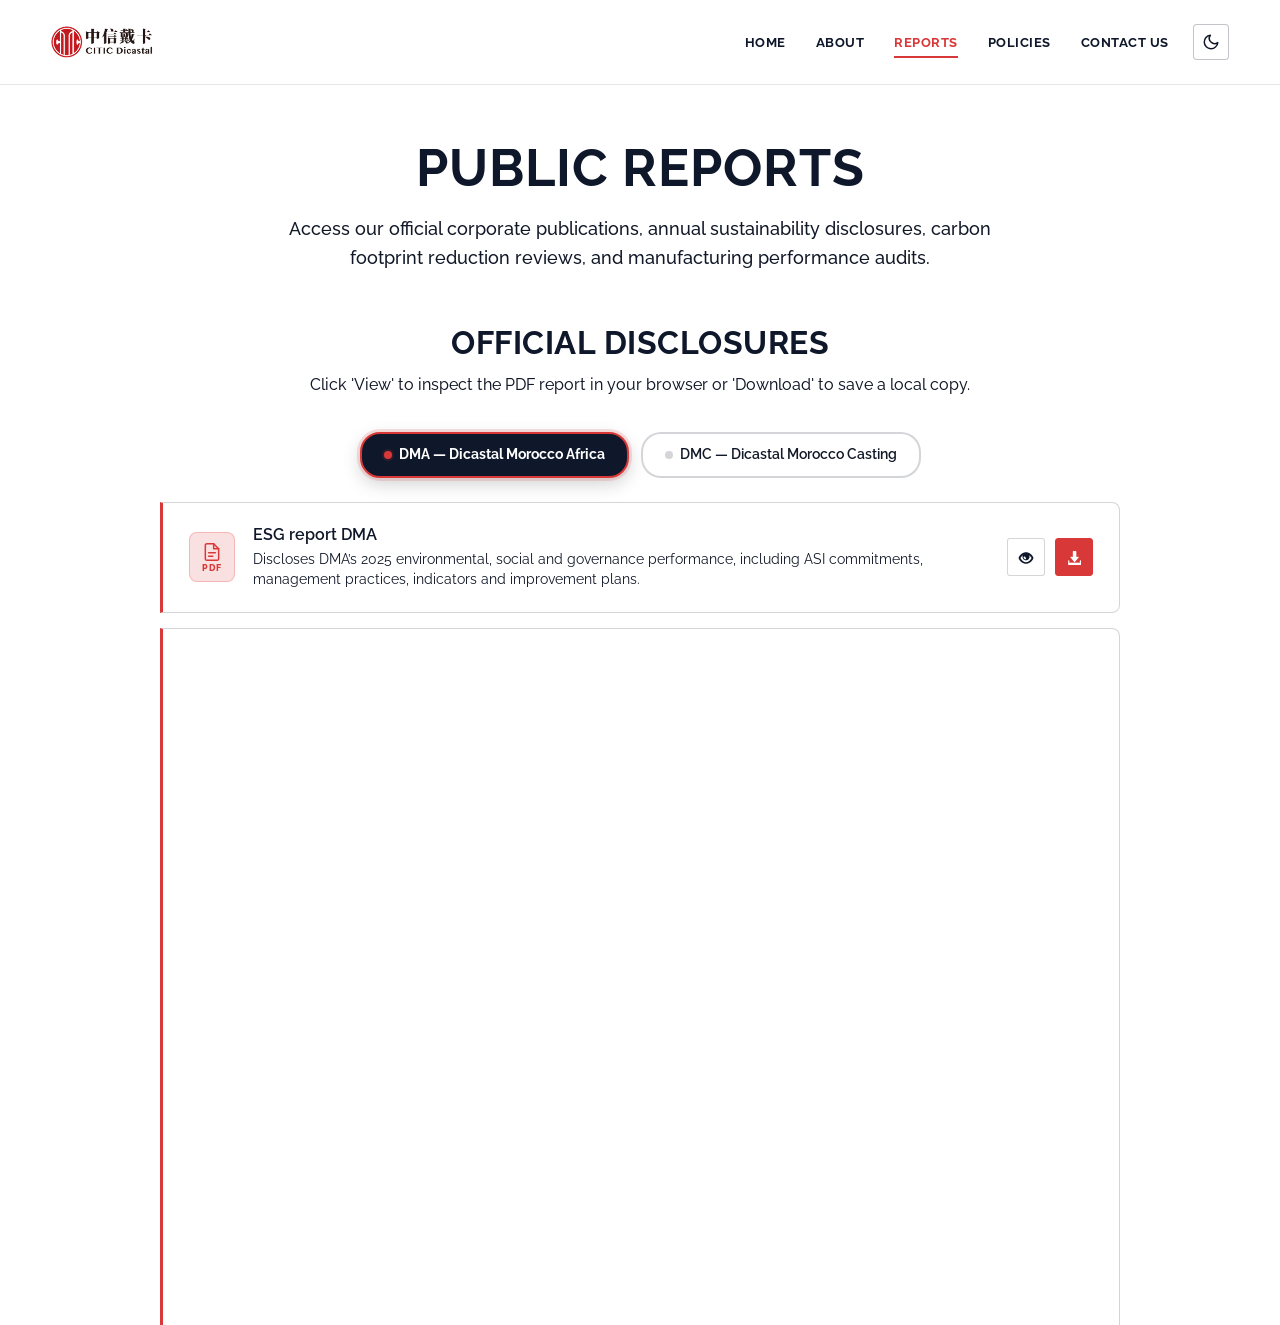
<file: reports.html>
<!doctype html> <html class="no-js" lang="en"> <head> <meta charset="utf-8"> <meta http-equiv="X-UA-Compatible" content="IE=edge"> <meta name="viewport" content="width=device-width,initial-scale=1"> <meta name="color-scheme" content="light dark"> <meta name="description" content="Public Reports - Dicastal Morocco. Access corporate reports, annual ESG performance reviews, sustainability disclosures, and manufacturing benchmarks."> <title>Reports | Dicastal Morocco</title> <script>!function(){var e=localStorage.getItem("portal-theme")||(window.matchMedia&&window.matchMedia("(prefers-color-scheme: dark)").matches?"dark":"light");document.documentElement.setAttribute("data-theme",e)}()</script> <link rel="preconnect" href="https://fonts.googleapis.com"> <link rel="preconnect" href="https://fonts.gstatic.com" crossorigin> <link rel="stylesheet" href="https://fonts.googleapis.com/css2?family=Raleway:wght@300;400;500;600;700;800&display=swap"> <link rel="stylesheet" href="./css/bootstrap.min.css"> <link rel="stylesheet" href="./css/main.css?v=2.7"> <link rel="stylesheet" href="./css/responsive.css?v=2.3"> <link rel="shortcut icon" type="image/png" href="./favicon.ico"> </head> <body> <video autoplay muted loop id="myVideo" playsinline> <source src="./videos/background.mp4" type="video/mp4"> </video> <header id="header"> <div class="header-content clearfix"> <a class="logo" href="./index.html" title="Dicastal Morocco"> <img src="./images/logo.png" class="logo-img logo-dark" width="96" height="34" decoding="async" alt="Dicastal Morocco Logo"> <img src="./images/logo_b.png" class="logo-img logo-light" width="96" height="34" decoding="async" alt="Dicastal Morocco Logo"> </a> <div class="header-right"> <nav class="navigation" role="navigation"> <ul class="primary-nav"> <li><a href="./index.html">Home</a></li> <li><a href="./about.html">About</a></li> <li><a href="./reports.html" class="active">Reports</a></li> <li><a href="./policies.html">Policies</a></li> <li><a href="./contact-us.html">Contact Us</a></li> </ul> </nav> <button id="theme-toggle" class="theme-toggle-btn" type="button" aria-label="Toggle light/dark theme" title="Toggle theme"> <svg class="theme-icon-sun" width="18" height="18" viewBox="0 0 24 24" fill="none" stroke="currentColor" stroke-width="2" stroke-linecap="round" stroke-linejoin="round" aria-hidden="true"> <circle cx="12" cy="12" r="5"></circle> <line x1="12" y1="1" x2="12" y2="3"></line> <line x1="12" y1="21" x2="12" y2="23"></line> <line x1="4.22" y1="4.22" x2="5.64" y2="5.64"></line> <line x1="18.36" y1="18.36" x2="19.78" y2="19.78"></line> <line x1="1" y1="12" x2="3" y2="12"></line> <line x1="21" y1="12" x2="23" y2="12"></line> <line x1="4.22" y1="19.78" x2="5.64" y2="18.36"></line> <line x1="18.36" y1="5.64" x2="19.78" y2="4.22"></line> </svg> <svg class="theme-icon-moon" width="18" height="18" viewBox="0 0 24 24" fill="none" stroke="currentColor" stroke-width="2" stroke-linecap="round" stroke-linejoin="round" aria-hidden="true"> <path d="M21 12.79A9 9 0 1 1 11.21 3 7 7 0 0 0 21 12.79z"></path> </svg> </button> <a href="#" class="nav-toggle" aria-label="Toggle Navigation">Menu<span></span></a> </div> </div> </header> <main class="main-content"> <section class="page-header-banner"> <div class="container"> <div class="row"> <div class="col-md-10 col-md-offset-1"> <h1 class="page-title">Public Reports</h1> <p class="page-subtitle"> Access our official corporate publications, annual sustainability disclosures, carbon footprint reduction reviews, and manufacturing performance audits. </p> </div> </div> </div> </section> <section class="section section-dark"> <div class="container"> <div class="row"> <div class="col-md-10 col-md-offset-1 text-center section-header"> <h2 class="section-title">Official Disclosures</h2> <p class="section-subtitle"> Click 'View' to inspect the PDF report in your browser or 'Download' to save a local copy. </p> </div> </div> <div class="row"> <div class="col-md-12"> <div class="doc-tabs-nav" id="reports-plant-tabs" data-filter-type="plant" role="tablist" aria-label="Filter reports by plant"> <button type="button" class="doc-tab-btn active" data-filter-value="dma" role="tab" aria-selected="true" aria-controls="reports-container"> DMA &mdash; Dicastal Morocco Africa </button> <button type="button" class="doc-tab-btn" data-filter-value="dmc" role="tab" aria-selected="false" aria-controls="reports-container"> DMC &mdash; Dicastal Morocco Casting </button> </div> <div id="reports-container" class="doc-list-container" role="tabpanel"> <div class="doc-loading"> <div class="doc-spinner"></div> <p>Loading corporate reports...</p> </div> </div> </div> </div> </div> </section> </main> <footer class="footer"> <div class="footer-top"> <div class="container"> <div class="row"> <div class="footer-col col-md-4 col-sm-6"> <h5>Plant Location</h5> <p> Dicastal Morocco<br> Atlantic Free Zone, RN 4<br> Commune de Amer Saflia<br> 14000 Kénitra, Morocco </p> </div> <div class="footer-col col-md-4 col-sm-6"> <h5>Navigation</h5> <ul class="footer-links"> <li><a href="./index.html">Home</a></li> <li><a href="./about.html">About</a></li> <li><a href="./reports.html">Reports</a></li> <li><a href="./policies.html">Policies</a></li> <li><a href="./contact-us.html">Contact Us</a></li> </ul> </div> <div class="footer-col col-md-4 col-sm-12"> <h5>Governance &amp; Integrity</h5> <ul class="footer-links"> <li> <a href="https://www.dicastal.com/en/" target="_blank" rel="noopener noreferrer">CITIC Dicastal Parent Company</a> </li> <li><a href="./policies.html">DMA Business Ethics Code</a></li> <li> <a href="./reports.html">Sustainability &amp; ESG Reports</a> </li> <li> <a href="./contact-us.html">Corporate Compliance Desk</a> </li> </ul> </div> </div> </div> </div> <div class="footer-bottom"> <div class="container"> <div class="col-md-12"> <p id="footer-text">Copyright &copy;</p> </div> </div> </div> </footer> <script defer="defer" src="./js/jquery.min.js"></script> <script defer="defer" src="./js/main.js?v=3.2"></script> </body> </html>
</file>
<file: css/main.css>
:root,[data-theme=light]{color-scheme:light;--bg-canvas:rgba(255, 255, 255, 0.50);--bg-primary:rgba(255, 255, 255, 0.70);--bg-primary-alt:rgba(248, 250, 252, 0.76);--bg-surface:rgba(255, 255, 255, 0.72);--bg-surface-hover:rgba(255, 255, 255, 0.86);--bg-header:rgba(255, 255, 255, 0.68);--bg-header-fixed:rgba(255, 255, 255, 0.88);--bg-banner-overlay:rgba(255, 255, 255, 0.62);--bg-footer:rgba(241, 245, 249, 0.72);--bg-footer-bottom:rgba(226, 232, 240, 0.80);--border-footer:rgba(15, 23, 42, 0.14);--text-footer:#1e293b;--text-footer-heading:#0f172a;--text-primary:#0f172a;--text-secondary:#111827;--text-muted:#334155;--text-on-accent:#ffffff;--border-color:rgba(15, 23, 42, 0.18);--border-color-subtle:rgba(15, 23, 42, 0.10);--border-color-hover:#d93838;--accent-color:#d93838;--accent-hover:#b91c1c;--accent-subtle:rgba(217, 56, 56, 0.15);--btn-ghost-border:rgba(15, 23, 42, 0.45);--btn-ghost-bg:rgba(255, 255, 255, 0.68);--btn-ghost-text:#0f172a;--btn-ghost-hover-bg:#d93838;--btn-ghost-hover-text:#ffffff;--theme-toggle-bg:rgba(255, 255, 255, 0.58);--theme-toggle-border:rgba(15, 23, 42, 0.25);--theme-toggle-text:#0f172a;--video-opacity:1}[data-theme=dark]{color-scheme:dark;--bg-canvas:rgba(0, 0, 0, 0.25);--bg-primary:rgba(0, 0, 0, 0.60);--bg-primary-alt:rgba(10, 10, 10, 0.70);--bg-surface:rgba(0, 0, 0, 0.70);--bg-surface-hover:rgba(20, 20, 20, 0.85);--bg-header:#00000070;--bg-header-fixed:#333333cc;--bg-banner-overlay:rgba(0, 0, 0, 0.35);--bg-footer:#000000aa;--bg-footer-bottom:#000000bb;--border-footer:rgba(255, 255, 255, 0.08);--text-footer:rgba(255, 255, 255, 0.6);--text-footer-heading:#ffffff;--text-primary:#ffffff;--text-secondary:rgba(255, 255, 255, 0.75);--text-muted:rgba(255, 255, 255, 0.5);--text-on-accent:#ffffff;--border-color:rgba(255, 255, 255, 0.18);--border-color-subtle:rgba(255, 255, 255, 0.08);--border-color-hover:#e84545;--accent-color:#e84545;--accent-hover:#ff5252;--accent-subtle:rgba(232, 69, 69, 0.20);--btn-ghost-border:#ffffff;--btn-ghost-bg:#00000070;--btn-ghost-text:#ffffff;--btn-ghost-hover-bg:#e84545;--btn-ghost-hover-text:#ffffff;--theme-toggle-bg:rgba(255, 255, 255, 0.12);--theme-toggle-border:rgba(255, 255, 255, 0.25);--theme-toggle-text:#ffffff;--video-opacity:1}*{box-sizing:border-box}html{scroll-behavior:smooth}body{font-family:Raleway,sans-serif;font-weight:400;color:var(--text-secondary);background-color:var(--bg-canvas);min-height:100vh;display:flex;flex-direction:column;line-height:1.6;-webkit-font-smoothing:antialiased;-moz-osx-font-smoothing:grayscale;transition:background-color .25s ease,color .25s ease}.main-content{flex:1 0 auto;background-color:var(--bg-banner-overlay);min-height:100vh;transition:background-color .25s ease}p{font-size:14.5px;line-height:1.65;color:var(--text-secondary);margin-bottom:12px}h1,h2,h3,h4,h5{color:var(--text-primary);font-family:Raleway,sans-serif;letter-spacing:normal;line-height:1.25}h1{font-size:65px;font-weight:700;text-transform:uppercase}h2{font-size:40px;font-weight:700}h3{font-size:28px;font-weight:600}h4{font-size:22px;font-weight:600}h5{font-size:14px;font-weight:700;text-transform:uppercase}a{color:var(--accent-color);transition:color .3s ease}a:focus,a:hover{color:var(--accent-hover);text-decoration:none}ol,ul{margin:0;padding:0;list-style:none}.section{padding:85px 0}#header{background-color:var(--bg-header);position:fixed;top:0;left:0;right:0;width:100%;z-index:999;border-bottom:1px solid var(--border-color-subtle);backdrop-filter:blur(8px);-webkit-backdrop-filter:blur(8px);transition:background-color .3s ease,padding .3s ease}#header .header-content{margin:0;max-width:100%;width:100%;padding:24px clamp(20px,4vw,55px);display:flex;align-items:center;justify-content:space-between;transition:padding .3s ease}#header.fixed{background-color:var(--bg-header-fixed);box-shadow:0 2px 10px rgba(0,0,0,.15)}#header.fixed .header-content{padding:16px clamp(20px,4vw,55px)}#header .logo{display:flex;align-items:center;margin-right:auto}#header .logo:focus,.nav-toggle:focus,.navigation a:focus{outline:0;box-shadow:none}#header .logo:focus-visible,.nav-toggle:focus-visible,.navigation a:focus-visible{outline:2px solid var(--accent-color);outline-offset:4px}.navigation a:focus:not(.active):not(:hover){color:var(--text-primary)}#header .logo img{height:36px;width:auto;transition:opacity .2s ease}:root .logo-dark,[data-theme=light] .logo-dark{display:none}:root .logo-light,[data-theme=light] .logo-light{display:inline-block}[data-theme=dark] .logo-dark{display:inline-block}[data-theme=dark] .logo-light{display:none}.header-right{display:flex;align-items:center;margin-left:auto}.navigation{display:flex;align-items:center}.primary-nav{display:flex;align-items:center;gap:30px;margin:0}.primary-nav li{display:inline-block}.navigation a{color:var(--text-primary);font-size:13px;font-weight:700;text-transform:uppercase;letter-spacing:.5px;padding:6px 0;position:relative;transition:color .3s ease}.navigation a.active,.navigation a:hover{color:var(--accent-color)}.navigation a.active:after{content:"";position:absolute;bottom:-2px;left:0;right:0;height:2px;background-color:var(--accent-color)}.theme-toggle-btn{background-color:var(--theme-toggle-bg);border:1px solid var(--theme-toggle-border);color:var(--theme-toggle-text);width:36px;height:36px;border-radius:4px;display:inline-flex;align-items:center;justify-content:center;cursor:pointer;transition:all .25s ease;padding:0;margin-left:24px;outline:0}.theme-toggle-btn:focus-visible,.theme-toggle-btn:hover{border-color:var(--accent-color);color:var(--accent-color);outline:0}.theme-toggle-btn:focus:not(:hover):not(:focus-visible){border-color:var(--theme-toggle-border);color:var(--theme-toggle-text);outline:0}:root .theme-icon-sun,[data-theme=light] .theme-icon-sun{display:none}:root .theme-icon-moon,[data-theme=light] .theme-icon-moon{display:block}[data-theme=dark] .theme-icon-sun{display:block}[data-theme=dark] .theme-icon-moon{display:none}.nav-toggle{display:none;height:38px;width:38px;overflow:hidden;position:relative;text-indent:100%;white-space:nowrap;border-radius:50%;background-color:var(--accent-color);margin-left:14px;transition:all .3s ease}.nav-toggle span{background-color:#fff;display:inline-block;height:2px;left:50%;position:absolute;top:50%;width:16px;transform:translateX(-50%) translateY(-50%);transition:background-color .2s ease}.nav-toggle span:after,.nav-toggle span:before{background-color:#fff;content:"";height:100%;position:absolute;left:0;width:100%;transition:transform .25s ease}.nav-toggle span:before{transform:translateY(-5px)}.nav-toggle span:after{transform:translateY(5px)}.nav-toggle.close-nav span{background-color:transparent}.nav-toggle.close-nav span:before{transform:translateY(0) rotate(45deg)}.nav-toggle.close-nav span:after{transform:translateY(0) rotate(-45deg)}.banner{background-color:transparent;min-height:100vh;display:flex;align-items:center;justify-content:center;position:relative;padding:130px 0 70px}.banner-content{text-align:center;padding:30px 0}.hero-kicker{color:var(--accent-color);font-size:13px;font-weight:700;text-transform:uppercase;letter-spacing:2px;margin-bottom:12px;display:inline-block}.banner-content h1{color:var(--text-primary);font-family:Raleway,sans-serif;font-size:56px;font-weight:700;text-transform:uppercase;letter-spacing:1px;margin-bottom:12px}.banner-content .hero-motto{color:var(--accent-color);font-size:18px;font-weight:600;text-transform:uppercase;letter-spacing:1.5px;margin-bottom:24px}.banner-content .banner-lead{color:var(--text-secondary);font-size:19px;font-weight:500;line-height:1.65;max-width:820px;margin:0 auto 38px}.banner-actions{display:flex;align-items:center;justify-content:center;flex-wrap:wrap;gap:16px}.btn-hero{font-size:14px;font-weight:700;text-transform:uppercase;letter-spacing:1px;min-width:220px;padding:16px 36px;border-radius:4px;border:2px solid var(--accent-color);background-color:var(--accent-color);color:#fff;display:inline-block;transition:all .3s ease}.btn-hero:focus,.btn-hero:hover{background-color:transparent;border-color:#fff;color:#fff}.btn-hero-outline{background-color:var(--btn-ghost-bg);border:2px solid var(--btn-ghost-border);color:var(--btn-ghost-text);backdrop-filter:blur(8px);-webkit-backdrop-filter:blur(8px)}.btn-hero-outline:focus,.btn-hero-outline:hover{background-color:var(--accent-color);border-color:var(--accent-color);color:#fff}.page-header-banner{padding:135px 0 25px;background-color:transparent;border-bottom:none;text-align:center}.page-header-banner .page-title{color:var(--text-primary);font-family:Raleway,sans-serif;font-size:52px;font-weight:700;text-transform:uppercase;letter-spacing:1px;margin-top:0;margin-bottom:15px}.page-header-banner .page-subtitle{color:var(--text-secondary);font-size:18px;font-weight:500;max-width:760px;margin:0 auto;line-height:1.6}.section{padding:25px 0 75px}.section-dark{background-color:transparent;border-top:none}.section-alt{background-color:transparent}.section-header{margin-bottom:35px}.section-title{font-size:32px;font-weight:700;color:var(--text-primary);text-transform:uppercase;letter-spacing:.5px;margin-top:0;margin-bottom:10px;position:relative;display:inline-block}.section-title:after{display:none}.section-subtitle{color:var(--text-secondary);font-size:15.5px;font-weight:450;max-width:680px;margin:0 auto;line-height:1.6}.section-kicker{color:var(--accent-color);font-size:13px;font-weight:700;text-transform:uppercase;letter-spacing:2px;margin-bottom:10px;display:block}@keyframes pulseGlow{0%,100%{transform:scale(1);opacity:.85;box-shadow:0 0 6px var(--accent-color)}50%{transform:scale(1.35);opacity:1;box-shadow:0 0 14px var(--accent-color)}}@keyframes beamScan{0%{left:-100%}100%{left:200%}}@keyframes floatGentle{0%,100%{transform:translateY(0)}50%{transform:translateY(-3px)}}@keyframes watermarkShimmer{0%,100%{opacity:.06;transform:scale(1)}50%{opacity:.12;transform:scale(1.02)}}.reveal-on-scroll{opacity:0;transform:translateY(24px);transition:opacity .75s cubic-bezier(.16, 1, .3, 1),transform .75s cubic-bezier(.16, 1, .3, 1);will-change:opacity,transform}.reveal-on-scroll.is-revealed{opacity:1;transform:translateY(0);will-change:auto}@media (prefers-reduced-motion:reduce){.reveal-on-scroll{opacity:1!important;transform:none!important;transition:none!important}}.home-intro-section{margin-top:45px;margin-bottom:35px}.home-intro-heading{font-size:26px;font-weight:600;color:var(--text-primary);line-height:1.52;max-width:860px;margin:12px auto 0;letter-spacing:-.2px}.home-pillars-row{display:flex;flex-wrap:wrap;margin-bottom:60px}.home-pillars-row:after,.home-pillars-row:before{display:none}.pillar-editorial{padding:10px 24px 30px;text-align:left;transition:transform .35s cubic-bezier(.16, 1, .3, 1)}.pillar-editorial:hover{transform:translateY(-4px)}.pillar-accent-bar{width:32px;height:2px;background:var(--accent-color);margin-bottom:22px;transition:width .35s cubic-bezier(.16, 1, .3, 1)}.pillar-editorial:hover .pillar-accent-bar{width:64px}.pillar-symbol{font-size:26px;color:var(--accent-color);margin-bottom:16px;display:inline-block;transition:transform .35s cubic-bezier(.16, 1, .3, 1)}.pillar-editorial:hover .pillar-symbol{transform:scale(1.12)}.pillar-title{color:var(--text-primary);font-size:21px;font-weight:700;margin-top:0;margin-bottom:14px;transition:color .25s ease}.pillar-editorial:hover .pillar-title{color:var(--accent-color)}.pillar-text{color:var(--text-secondary);font-size:14px;line-height:1.7;margin:0}.home-profile-section{padding:50px 0 55px;border-top:1px solid var(--border-color);border-bottom:1px solid var(--border-color);margin-top:25px;margin-bottom:55px;text-align:left}.profile-editorial-left{position:relative;overflow:hidden;padding:42px 46px;border-left:3px solid var(--accent-color);background:var(--bg-surface);backdrop-filter:blur(14px);-webkit-backdrop-filter:blur(14px);border-radius:0 12px 12px 0;max-width:100%;margin-bottom:0;transition:transform .25s ease,border-color .25s ease}.profile-editorial-left:hover{transform:translateY(-2px)}.profile-editorial-left .section-kicker{font-size:12px;font-weight:700;text-transform:uppercase;letter-spacing:1.5px;color:var(--accent-color);display:block;margin-bottom:8px}.profile-hero-title{color:var(--text-primary);font-size:30px;font-weight:700;line-height:1.4;margin-top:0;margin-bottom:12px;max-width:920px}.profile-lead-sub{color:var(--text-muted);font-size:13.5px;font-weight:700;text-transform:uppercase;letter-spacing:1px;margin-bottom:24px}.profile-editorial-right{padding-left:20px}.profile-lead-paragraph{color:var(--text-primary);font-size:16px;line-height:1.75;margin-bottom:16px;font-weight:500}.profile-secondary-paragraph{color:var(--text-secondary);font-size:14px;line-height:1.7;margin-bottom:22px}.profile-meta-row{display:flex;flex-wrap:wrap;gap:18px}.meta-tag{font-size:12.5px;font-weight:600;color:var(--text-muted);display:inline-flex;align-items:center;gap:6px}.meta-tag .glyphicon{color:var(--accent-color)}.home-counters-section{display:flex;flex-wrap:wrap;justify-content:center;padding:25px 0 55px;border-bottom:1px solid var(--border-color);margin-bottom:50px;text-align:center}.home-counters-section:after,.home-counters-section:before{display:none}.counter-editorial-col{padding:15px 20px;transition:transform .3s ease}.counter-editorial-col:hover{transform:translateY(-3px)}.counter-big-number{font-size:46px;font-weight:800;color:var(--accent-color);display:block;line-height:1.1;margin-bottom:6px;transition:transform .25s ease}.counter-editorial-col:hover .counter-big-number{transform:scale(1.06)}.counter-caption{font-size:12.5px;text-transform:uppercase;font-weight:700;letter-spacing:1px;color:var(--text-primary)}.home-nav-portal-section{display:flex;flex-wrap:wrap;margin-bottom:50px;text-align:left}.home-nav-portal-section:after,.home-nav-portal-section:before{display:none}.portal-editorial-col{padding:15px 24px 30px;transition:transform .35s ease}.portal-editorial-col:hover{transform:translateY(-4px)}.portal-link-icon{font-size:26px;color:var(--accent-color);margin-bottom:16px;display:inline-block;transition:transform .3s ease}.portal-editorial-col:hover .portal-link-icon{transform:scale(1.12)}.portal-editorial-col h4{color:var(--text-primary);font-size:20px;font-weight:700;margin-top:0;margin-bottom:10px;transition:color .2s ease}.portal-editorial-col:hover h4{color:var(--accent-color)}.portal-editorial-col p{color:var(--text-secondary);font-size:13.5px;line-height:1.65;margin-bottom:14px}.portal-text-link{color:var(--accent-color);font-size:13px;font-weight:700;text-transform:uppercase;letter-spacing:.8px;display:inline-block;transition:all .25s ease}.portal-text-link:hover{color:var(--accent-hover);transform:translateX(4px)}.about-pillars-flow{display:flex;flex-wrap:wrap;margin-top:15px;margin-bottom:45px;text-align:left}.about-pillars-flow:after,.about-pillars-flow:before{display:none}.about-pillar-col{padding:15px 25px 35px;transition:transform .3s ease;display:flex;flex-direction:column}.about-pillar-col:hover{transform:translateY(-3px)}.pillar-editorial-block{padding-left:20px;border-left:2px solid var(--accent-color);transition:transform .25s ease,border-color .25s ease}.pillar-editorial-block:hover{transform:translateX(4px)}.pillar-badge{font-size:13px;font-weight:800;color:var(--accent-color);letter-spacing:1px;display:block;margin-bottom:6px}.about-pillar-heading{font-size:22px;font-weight:700;color:var(--text-primary);margin-top:0;margin-bottom:12px;transition:color .25s ease}.about-pillar-col:hover .about-pillar-heading{color:var(--accent-color)}.about-pillar-heading .pillar-num{color:var(--accent-color);font-weight:800;margin-right:8px}.about-pillar-body{color:var(--text-secondary);font-size:14.5px;line-height:1.7;margin-bottom:15px}.about-pillar-values-full{flex:0 0 100%;max-width:100%;width:100%;margin-top:15px;padding-top:30px;border-top:1px solid var(--border-color)}.values-header-flex{display:flex;align-items:flex-start;justify-content:space-between;flex-wrap:wrap;gap:16px;margin-bottom:10px}.values-header-text{flex:1 1 600px}.values-header-text .about-pillar-heading{font-size:24px;margin-bottom:8px}.values-header-text .about-pillar-body{max-width:780px;margin-bottom:15px}.values-view-toggle-wrapper{margin-top:4px}.values-view-toggle-btn{background:var(--bg-surface);border:1px solid var(--border-color);color:var(--text-primary);font-size:12.5px;font-weight:600;padding:8px 16px;border-radius:6px;cursor:pointer;display:inline-flex;align-items:center;gap:8px;transition:all .2s ease}.values-view-toggle-btn:hover{border-color:var(--accent-color);color:var(--accent-color);background:var(--bg-surface-hover)}.values-tabs-nav{display:flex;flex-wrap:wrap;gap:10px;margin:15px 0 24px 0}.doc-tabs-nav{max-width:960px;margin:0 auto 24px;display:flex;flex-wrap:wrap;justify-content:center;gap:12px}.doc-tab-btn,.value-tab-btn{background:var(--bg-surface);border:1px solid var(--border-color);color:var(--text-secondary);font-size:13.5px;font-weight:600;padding:8px 18px;border-radius:20px;cursor:pointer;display:inline-flex;align-items:center;justify-content:center;gap:7px;backdrop-filter:blur(8px);-webkit-backdrop-filter:blur(8px);transition:all .25s ease}.doc-tab-btn{padding:10px 22px;border-width:2px}.doc-tab-btn::before{content:"";width:8px;height:8px;border-radius:50%;background:var(--border-color);flex-shrink:0;transition:all .2s ease}.value-tab-btn .tab-cn{font-weight:700;letter-spacing:.5px}.doc-tab-btn:hover,.value-tab-btn:hover{background:var(--bg-surface-hover);color:var(--text-primary);border-color:var(--text-muted)}.doc-tab-btn:hover{border-color:var(--accent-color)}.doc-tab-btn:hover::before{background:var(--accent-color)}.doc-tab-btn.active,.value-tab-btn.active{background:var(--text-primary);color:#fff!important;border-color:var(--text-primary);font-weight:700}[data-theme=dark] .doc-tab-btn.active,[data-theme=dark] .value-tab-btn.active{background:#fff;color:#0b0f17!important;border-color:#fff}.doc-tab-btn.active,[data-theme=dark] .doc-tab-btn.active{border-color:var(--accent-color);box-shadow:0 0 0 3px var(--accent-subtle),0 6px 18px rgba(0,0,0,.18)}.doc-tab-btn.active::before{background:var(--accent-color);box-shadow:0 0 0 2px var(--accent-subtle)}.values-spotlight-stage{position:relative;overflow:hidden;padding:42px 45px 32px;border-left:3px solid var(--accent-color);background:var(--bg-surface);backdrop-filter:blur(14px);-webkit-backdrop-filter:blur(14px);border-radius:0 12px 12px 0;margin-bottom:30px;transition:border-color .35s ease}.spotlight-panel{display:none;animation:spotlightFadeIn .3s ease}.spotlight-panel.active{display:block}@keyframes spotlightFadeIn{from{opacity:0;transform:translateY(6px)}to{opacity:1;transform:translateY(0)}}.watermark-cn{position:absolute;right:25px;bottom:-25px;font-size:160px;font-weight:900;color:var(--text-primary);opacity:.04;pointer-events:none;user-select:none;font-family:"PingFang SC","Microsoft YaHei","Noto Sans SC",sans-serif;line-height:1}.spotlight-badge-row{display:flex;align-items:center;justify-content:space-between;margin-bottom:12px}.spotlight-kicker{font-size:12px;font-weight:700;text-transform:uppercase;letter-spacing:1.5px;color:var(--accent-color)}.spotlight-cn-badge{font-size:15px;font-weight:700;color:var(--text-muted);letter-spacing:1px}.spotlight-title{font-size:28px;font-weight:800;color:var(--text-primary);margin-top:0;margin-bottom:18px;display:flex;align-items:center;gap:12px}.spotlight-quote{font-size:18px;font-style:italic;font-weight:600;line-height:1.55;color:var(--text-primary);margin:0 0 20px 0;padding:4px 0 4px 18px;border-left:2px solid var(--accent-color)}.spotlight-narrative{font-size:14.5px;line-height:1.82;color:var(--text-secondary);max-width:900px;margin-bottom:24px}.spotlight-narrative p{margin-bottom:14px}.spotlight-nav-row{display:flex;align-items:center;justify-content:space-between;padding-top:18px;border-top:1px solid var(--border-color);margin-top:15px}.btn-spotlight-nav{background:0 0;border:1px solid var(--border-color);color:var(--text-primary);font-size:13px;font-weight:600;padding:7px 18px;border-radius:6px;cursor:pointer;transition:all .2s ease}.btn-spotlight-nav:hover{border-color:var(--accent-color);color:var(--accent-color)}.spotlight-dots-track{display:flex;gap:8px;align-items:center}.spotlight-dot{width:8px;height:8px;border-radius:50%;border:none;background:var(--border-color);cursor:pointer;padding:0;transition:all .2s ease}.spotlight-dot.active{background:var(--accent-color);transform:scale(1.35)}.values-editorial-grid{display:grid;grid-template-columns:repeat(3,1fr);gap:30px 26px;margin-top:15px}.value-item{display:flex;flex-direction:column;text-align:left;padding:24px 22px;border-left:3px solid var(--accent-color);background:var(--bg-surface);backdrop-filter:blur(8px);-webkit-backdrop-filter:blur(8px);border-radius:0 8px 8px 0;transition:transform .25s ease,border-color .25s ease}.value-item:hover{transform:translateY(-3px)}.value-item-title{font-size:16px;font-weight:700;color:var(--text-primary);margin-top:0;margin-bottom:8px;display:inline-flex;align-items:center;gap:8px;letter-spacing:.3px;line-height:1.4;transition:color .25s ease}.value-item:hover .value-item-title{color:var(--accent-color)}.value-item-title .value-cn{font-size:17px;font-weight:700;letter-spacing:1px}.value-item-quote{font-size:13.5px;font-style:italic;font-weight:600;color:var(--text-primary);line-height:1.5;margin:6px 0 12px 0}.value-item-desc{font-size:13.5px;line-height:1.72;color:var(--text-secondary);margin-bottom:0}.values-flow-list{list-style:none;padding:0;margin:15px 0 0 0;display:flex;flex-wrap:wrap;gap:14px}.values-flow-list li{display:inline-flex;align-items:center;font-size:13px;font-weight:700;color:var(--text-primary);letter-spacing:.5px}.about-capabilities-row{display:flex;flex-wrap:wrap;padding:45px 0 35px;border-top:1px solid var(--border-color);border-bottom:1px solid var(--border-color);margin-bottom:40px;text-align:left}.about-capabilities-row:after,.about-capabilities-row:before{display:none}.capability-col{padding:10px 24px 25px;transition:transform .3s ease}.capability-col:hover{transform:translateY(-3px)}.capability-icon{font-size:26px;color:var(--accent-color);margin-bottom:16px;display:inline-block;transition:transform .3s ease}.capability-col:hover .capability-icon{transform:scale(1.12)}.capability-col h4{color:var(--text-primary);font-size:19px;font-weight:700;margin-top:0;margin-bottom:10px;transition:color .25s ease}.capability-col:hover h4{color:var(--accent-color)}.capability-col p{color:var(--text-secondary);font-size:13.5px;line-height:1.65;margin:0}.doc-list-container{max-width:960px;margin:0 auto}.doc-empty-state{text-align:center;color:var(--text-secondary);padding:36px 20px;background:var(--bg-surface);border:1px solid var(--border-color);border-radius:4px;margin:0}.doc-item-row{display:flex;align-items:center;justify-content:space-between;background:var(--bg-surface);border:1px solid var(--border-color);border-left:3px solid var(--accent-color);border-radius:0 8px 8px 0;padding:22px 26px;margin-bottom:16px;backdrop-filter:blur(8px);-webkit-backdrop-filter:blur(8px);content-visibility:auto;contain-intrinsic-size:auto 92px;transition:all .25s ease}.doc-item-row:hover{background:var(--bg-surface-hover);border-color:var(--accent-color);transform:translateY(-2px)}.doc-info{display:flex;align-items:center;margin-right:25px;flex:1;min-width:0}.doc-text{min-width:0;flex:1}.doc-icon{width:46px;height:50px;border-radius:8px;background:var(--accent-subtle);border:1px solid rgba(232,69,69,.28);color:var(--accent-color);display:flex;flex-direction:column;align-items:center;justify-content:center;gap:2px;margin-right:18px;flex-shrink:0;transition:all .25s ease}.doc-item-row:hover .doc-icon{background:var(--accent-color);color:#fff;border-color:var(--accent-color);transform:scale(1.04)}.doc-pdf-svg{width:20px;height:20px;display:block;flex-shrink:0}.doc-pdf-tag{font-size:9px;font-weight:800;letter-spacing:.7px;line-height:1;text-transform:uppercase}.doc-title{color:var(--text-primary);font-size:16px;font-weight:600;margin:0 0 4px 0}.doc-desc{color:var(--text-secondary);font-size:13.5px;line-height:1.5;margin:0;overflow-wrap:anywhere;word-break:break-word}.doc-actions{display:flex;gap:10px;align-items:center;flex-shrink:0}.doc-actions .btn{width:38px;height:38px;min-width:38px;padding:0;display:inline-flex;align-items:center;justify-content:center;border-radius:3px;margin:0;font-size:14px;transition:all .2s ease}.doc-actions .btn-default{background-color:var(--btn-ghost-bg);border:1px solid var(--border-color);color:var(--text-primary)}.doc-actions .btn-default:focus,.doc-actions .btn-default:hover{border-color:var(--accent-color);color:var(--accent-color);background-color:var(--bg-surface-hover)}.doc-actions .btn-primary{background-color:var(--accent-color);border:1px solid var(--accent-color);color:#fff}.doc-actions .btn-primary:focus,.doc-actions .btn-primary:hover{background-color:var(--accent-hover);border-color:var(--accent-hover);color:#fff}.doc-loading{text-align:center;padding:45px 0}.doc-loading p{color:var(--text-muted);margin-top:15px;font-size:14px}.doc-spinner{width:32px;height:32px;border:2px solid var(--border-color);border-top-color:var(--accent-color);border-radius:50%;animation:spin .75s infinite linear;margin:0 auto}@keyframes spin{0%{transform:rotate(0)}100%{transform:rotate(360deg)}}.page-header-banner:empty{display:none}.section>.container>.row:empty{display:none}.main-content:has(> .page-header-banner:empty){min-height:0;display:flex;flex-direction:column}.page-header-banner:empty+.section{padding:165px 0 95px;min-height:0;flex:1 0 auto;display:flex;align-items:center;justify-content:center}.page-header-banner:empty+.section>.container{width:100%}.contact-module{max-width:1000px;margin:0 auto}@media (min-width:992px){.contact-module{display:flex;flex-wrap:wrap;align-items:stretch;justify-content:center}.contact-module>[class*=col-]{display:flex;flex-direction:column}}.contact-info-card,.contact-interactive-card{background:var(--bg-surface);border:1px solid var(--border-color);border-left:3px solid var(--accent-color);border-radius:0 10px 10px 0;padding:36px 34px;height:100%;min-height:260px;display:flex;flex-direction:column;backdrop-filter:blur(14px);-webkit-backdrop-filter:blur(14px);box-shadow:0 10px 30px rgba(0,0,0,.16);transition:transform .25s ease,border-color .25s ease,box-shadow .25s ease}[data-theme=light] .contact-info-card,[data-theme=light] .contact-interactive-card{box-shadow:0 10px 30px rgba(15,23,42,.08)}.contact-info-card:hover,.contact-interactive-card:hover{transform:translateY(-3px);border-color:var(--accent-color);box-shadow:0 16px 40px rgba(0,0,0,.24)}[data-theme=light] .contact-info-card:hover,[data-theme=light] .contact-interactive-card:hover{box-shadow:0 16px 40px rgba(15,23,42,.12)}.contact-info-card h4,.contact-interactive-card h4{color:var(--text-primary);font-family:Raleway,sans-serif;font-size:21px;font-weight:700;letter-spacing:-.01em;margin-top:0;margin-bottom:22px;padding-bottom:14px;border-bottom:1px solid var(--border-color)}.contact-info-list{list-style:none;padding:0;margin:0;flex:1;display:flex;flex-direction:column;gap:20px}.contact-info-list li{margin-bottom:0;color:var(--text-secondary);font-size:14.5px;line-height:1.65}.contact-info-list li:has(a[href^="tel:"]){margin-top:auto;background:var(--bg-surface-hover);border:1px solid var(--border-color);border-radius:6px;padding:16px 20px;min-height:70px;display:flex;align-items:center;justify-content:space-between;flex-wrap:wrap;gap:12px;transition:border-color .2s ease}.contact-info-list li:has(a[href^="tel:"]):hover{border-color:var(--accent-color)}.contact-info-list strong{color:var(--accent-color);display:block;font-size:11.5px;font-weight:700;text-transform:uppercase;letter-spacing:1.2px;margin-bottom:5px}.contact-info-list li:has(a[href^="tel:"]) strong{margin-bottom:0}.contact-info-list a{color:var(--accent-color);font-weight:700;font-size:15px;text-decoration:none;transition:color .2s ease}.contact-info-list a:focus,.contact-info-list a:hover{color:var(--accent-hover);text-decoration:underline}.contact-interactive-card p{color:var(--text-secondary);font-size:14.5px;line-height:1.7;margin-bottom:24px}.contact-interactive-card .contact-email-wrapper{margin-top:auto;margin-bottom:0;background:var(--bg-surface-hover);border:1px solid var(--border-color);border-radius:6px;padding:16px 20px;min-height:70px;display:flex;align-items:center;justify-content:space-between;flex-wrap:wrap;gap:12px;transition:border-color .2s ease}.contact-interactive-card .contact-email-wrapper:hover{border-color:var(--accent-color)}.contact-email-wrapper .email-left{display:flex;align-items:center}.contact-email-wrapper .glyphicon-envelope{color:var(--accent-color);font-size:17px;margin-right:12px}.email-link{color:var(--text-primary);font-size:14.5px;font-weight:600;text-decoration:none;transition:color .2s ease}.email-link:focus,.email-link:hover{color:var(--accent-color);text-decoration:underline}.contact-module .btn,.copy-email-btn{margin:0;font-weight:600;font-size:12.5px;padding:8px 18px;border-radius:4px;transition:all .2s ease;display:inline-block;background-color:var(--accent-color);border:1px solid var(--accent-color);color:#fff}.contact-module .btn:focus,.contact-module .btn:hover,.copy-email-btn:focus,.copy-email-btn:hover{background-color:var(--accent-hover);border-color:var(--accent-hover);color:#fff;transform:translateY(-1px)}.copy-email-btn.copied{background-color:#059669!important;border-color:#059669!important;color:#fff!important;transform:none}.footer{text-align:center;flex-shrink:0}.footer-top{background-color:var(--bg-footer);padding:55px 0 35px;border-top:1px solid var(--border-footer);backdrop-filter:blur(8px);-webkit-backdrop-filter:blur(8px);transition:background-color .25s ease}.footer-bottom{background-color:var(--bg-footer-bottom);padding:22px 0;border-top:1px solid var(--border-footer);backdrop-filter:blur(8px);-webkit-backdrop-filter:blur(8px);transition:background-color .25s ease}.footer .footer-col{margin-bottom:30px;text-align:left}.footer h5{color:var(--text-footer-heading);font-size:14px;font-weight:700;text-transform:uppercase;margin-bottom:20px}.footer p{color:var(--text-footer);font-size:14px;line-height:22.4px}.footer ul.footer-links li{margin-bottom:10px}.footer ul.footer-links a{color:var(--text-footer-heading);font-size:14px;transition:color .2s ease}.footer ul.footer-links a:hover{color:var(--accent-color)}.footer-bottom p{margin:0;font-size:13px;color:var(--text-footer)}.footer-bottom a{color:var(--text-footer);transition:color .2s ease}.footer-bottom a:hover{color:var(--accent-color)}body::before{content:"";position:fixed;top:0;left:0;width:100vw;height:100vh;z-index:-1;backdrop-filter:blur(8px);-webkit-backdrop-filter:blur(8px);pointer-events:none}#myVideo{position:fixed;top:0;left:0;width:100vw;height:100vh;min-width:100%;min-height:100%;max-width:100vw;max-height:100vh;z-index:-2;object-fit:cover;opacity:var(--video-opacity);transition:opacity .3s ease;pointer-events:none}
</file>
<file: css/responsive.css>
body,html{overflow-x:hidden;max-width:100%;width:100%}body.nav-open{overflow:hidden}@media screen and (max-width:1024px){#header .header-content{width:100%;padding:14px 24px;box-sizing:border-box}.header-right{position:relative;z-index:100000;display:flex;align-items:center}.nav-toggle{display:inline-flex;align-items:center;justify-content:center;position:relative;z-index:100000}.theme-toggle-btn{position:relative;z-index:100000}.navigation{position:fixed;background-color:rgba(255,255,255,.9);backdrop-filter:blur(24px);-webkit-backdrop-filter:blur(24px);width:100%;height:100vh;height:100dvh;top:0;left:0;z-index:99998;visibility:hidden;opacity:0;transition:opacity .25s ease,visibility 0s .25s;display:flex;align-items:center;justify-content:center;padding:70px 24px;box-sizing:border-box}[data-theme=dark] .navigation{background-color:rgba(13,17,23,.97)}.navigation.open{visibility:visible;opacity:1;transition:opacity .25s ease}.navigation .primary-nav{flex-direction:column;text-align:center;width:100%;gap:14px}.navigation li{display:block;margin:0}.navigation a{display:inline-block;font-size:20px;font-weight:700;margin:0;color:var(--text-primary);text-align:center;padding:12px 28px;border-radius:6px;transition:all .2s ease}.navigation a.active,.navigation a:hover{color:var(--accent-color);background:var(--bg-surface-hover)}.navigation a.active:after{display:none}}@media screen and (max-width:991px){.values-editorial-grid{grid-template-columns:repeat(2,1fr);gap:28px 24px}.page-header-banner:empty+.section{padding-top:135px;padding-bottom:70px;min-height:auto;display:block}}@media screen and (max-width:768px){#header .header-content{padding:12px 18px}#header .logo img{height:30px;width:auto}.theme-toggle-btn{width:36px;height:36px;margin-left:12px}.nav-toggle{width:36px;height:36px;margin-left:10px}.page-header-banner{padding:95px 0 30px}.page-header-banner .page-title{font-size:clamp(24px, 7vw, 36px);line-height:1.2;margin-bottom:12px}.page-header-banner .page-subtitle{font-size:14px;line-height:1.6;padding:0 4px}.banner{padding:105px 0 50px;min-height:calc(100vh - 50px);min-height:calc(100dvh - 50px)}.banner-content h1{font-size:clamp(28px, 8vw, 40px);letter-spacing:.5px;line-height:1.25;margin-bottom:12px}.hero-kicker{font-size:11px;letter-spacing:2px;margin-bottom:12px}.hero-motto{font-size:13.5px;letter-spacing:1px;margin-bottom:24px}.banner-actions{flex-direction:column;align-items:center;width:100%;gap:12px;margin-top:24px}.banner-actions .btn-hero{width:100%;max-width:280px;min-width:0;margin:0;padding:13px 24px;font-size:13px;text-align:center}.section{padding:40px 0}.section-header{margin-bottom:25px}.section-title{font-size:23px}.home-intro-heading{font-size:20px;line-height:1.45;margin-bottom:25px}.pillar-editorial{padding:10px 10px 24px}.pillar-title{font-size:19px;margin-bottom:10px}.pillar-text{font-size:13.5px;line-height:1.65}.home-profile-section{padding:35px 0 30px;margin-top:15px;margin-bottom:35px}.profile-editorial-left{padding:26px 18px 24px;border-radius:0 8px 8px 0;margin-bottom:0}.profile-hero-title{font-size:22px;line-height:1.35}.profile-editorial-left .btn-hero{width:100%;max-width:280px;min-width:0;text-align:center;margin-top:10px}.profile-editorial-right{padding-left:0}.profile-lead-paragraph{font-size:15px}.profile-meta-row{flex-direction:column;align-items:flex-start;gap:8px}.home-counters-section{padding:25px 0 30px;margin-bottom:35px}.counter-editorial-col{flex:0 0 50%;max-width:50%;padding:12px 6px;margin-bottom:12px}.counter-big-number{font-size:clamp(26px, 7vw, 36px)}.counter-caption{font-size:11px;letter-spacing:.5px}.portal-editorial-col{padding:10px 10px 24px;margin-bottom:15px}.about-pillars-flow{margin-bottom:30px}.about-pillar-col{padding:12px 10px 24px}.pillar-editorial-block{padding-left:14px;margin-bottom:15px}.about-pillar-heading{font-size:20px}.about-pillar-values-full{margin-top:10px;padding-top:20px}.values-header-flex{flex-direction:column;align-items:flex-start;gap:10px}.values-header-text{flex:0 0 auto;width:100%}.values-header-text .about-pillar-body{margin-bottom:0}.values-view-toggle-wrapper{margin-top:0}.values-tabs-nav{gap:6px;margin-bottom:18px}.value-tab-btn{font-size:12px;padding:6px 12px}.values-spotlight-stage{padding:26px 18px 20px;border-radius:0 8px 8px 0}.spotlight-title{font-size:22px}.spotlight-quote{font-size:15px;padding-left:12px;margin-bottom:16px}.spotlight-narrative{font-size:13.5px;line-height:1.7}.watermark-cn{font-size:100px;right:10px;bottom:-15px}.spotlight-nav-row{flex-direction:column;gap:12px;align-items:stretch}.btn-spotlight-nav{width:100%;text-align:center}.spotlight-dots-track{justify-content:center}.values-editorial-grid{grid-template-columns:1fr;gap:20px}.value-item-title{font-size:15.5px}.value-item-desc{font-size:13.5px;line-height:1.68}.values-flow-list{gap:10px 14px}.about-capabilities-row{padding:30px 0 20px;margin-bottom:30px}.capability-col{padding:12px 10px 22px}.doc-tabs-nav{gap:8px;margin-bottom:18px}.doc-tab-btn{flex:1 1 auto;min-height:42px;font-size:13px;padding:10px 14px}.doc-tabs-nav[data-filter-type=plant] .doc-tab-btn{width:100%;flex:1 1 100%}.doc-item-row{flex-direction:column;align-items:flex-start;padding:16px 14px;margin-bottom:14px}.doc-info{align-items:flex-start;margin-right:0;margin-bottom:14px;width:100%}.doc-icon{width:42px;height:46px;border-radius:7px;margin-right:14px;margin-top:2px}.doc-pdf-svg{width:18px;height:18px}.doc-title{font-size:15.5px;line-height:1.4}.doc-meta{flex-wrap:wrap;gap:8px;margin-top:8px}.doc-actions{width:100%;display:flex;justify-content:flex-end;gap:12px;border-top:1px solid var(--border-color-subtle);padding-top:12px}.doc-actions .btn{width:44px;height:44px;min-width:44px;padding:0;display:inline-flex;align-items:center;justify-content:center;border-radius:4px;font-size:14px}.page-header-banner:empty+.section{padding-top:115px;padding-bottom:55px;min-height:auto;display:block}.contact-info-card,.contact-interactive-card{min-height:auto;padding:24px 20px;margin-bottom:20px}.contact-info-list li:has(a[href^="tel:"]){padding:14px;min-height:auto}.contact-email-wrapper{flex-direction:column;align-items:stretch;gap:12px;padding:14px}.contact-email-wrapper .email-left{word-break:break-all;font-size:14px}.contact-email-wrapper .copy-email-btn{width:100%;min-height:42px;font-size:13px}.footer{padding:0}.footer-top{padding:40px 0 20px}.footer .footer-col{margin-bottom:30px}.footer-bottom{padding:20px 0;text-align:center}}@media screen and (max-width:380px){#header .header-content{padding:10px 12px}#header .logo img{height:26px}.theme-toggle-btn{width:32px;height:32px;margin-left:8px}.nav-toggle{width:34px;height:34px;margin-left:8px}.banner-content h1{font-size:26px}.counter-big-number{font-size:24px}.counter-caption{font-size:10px}}
</file>
